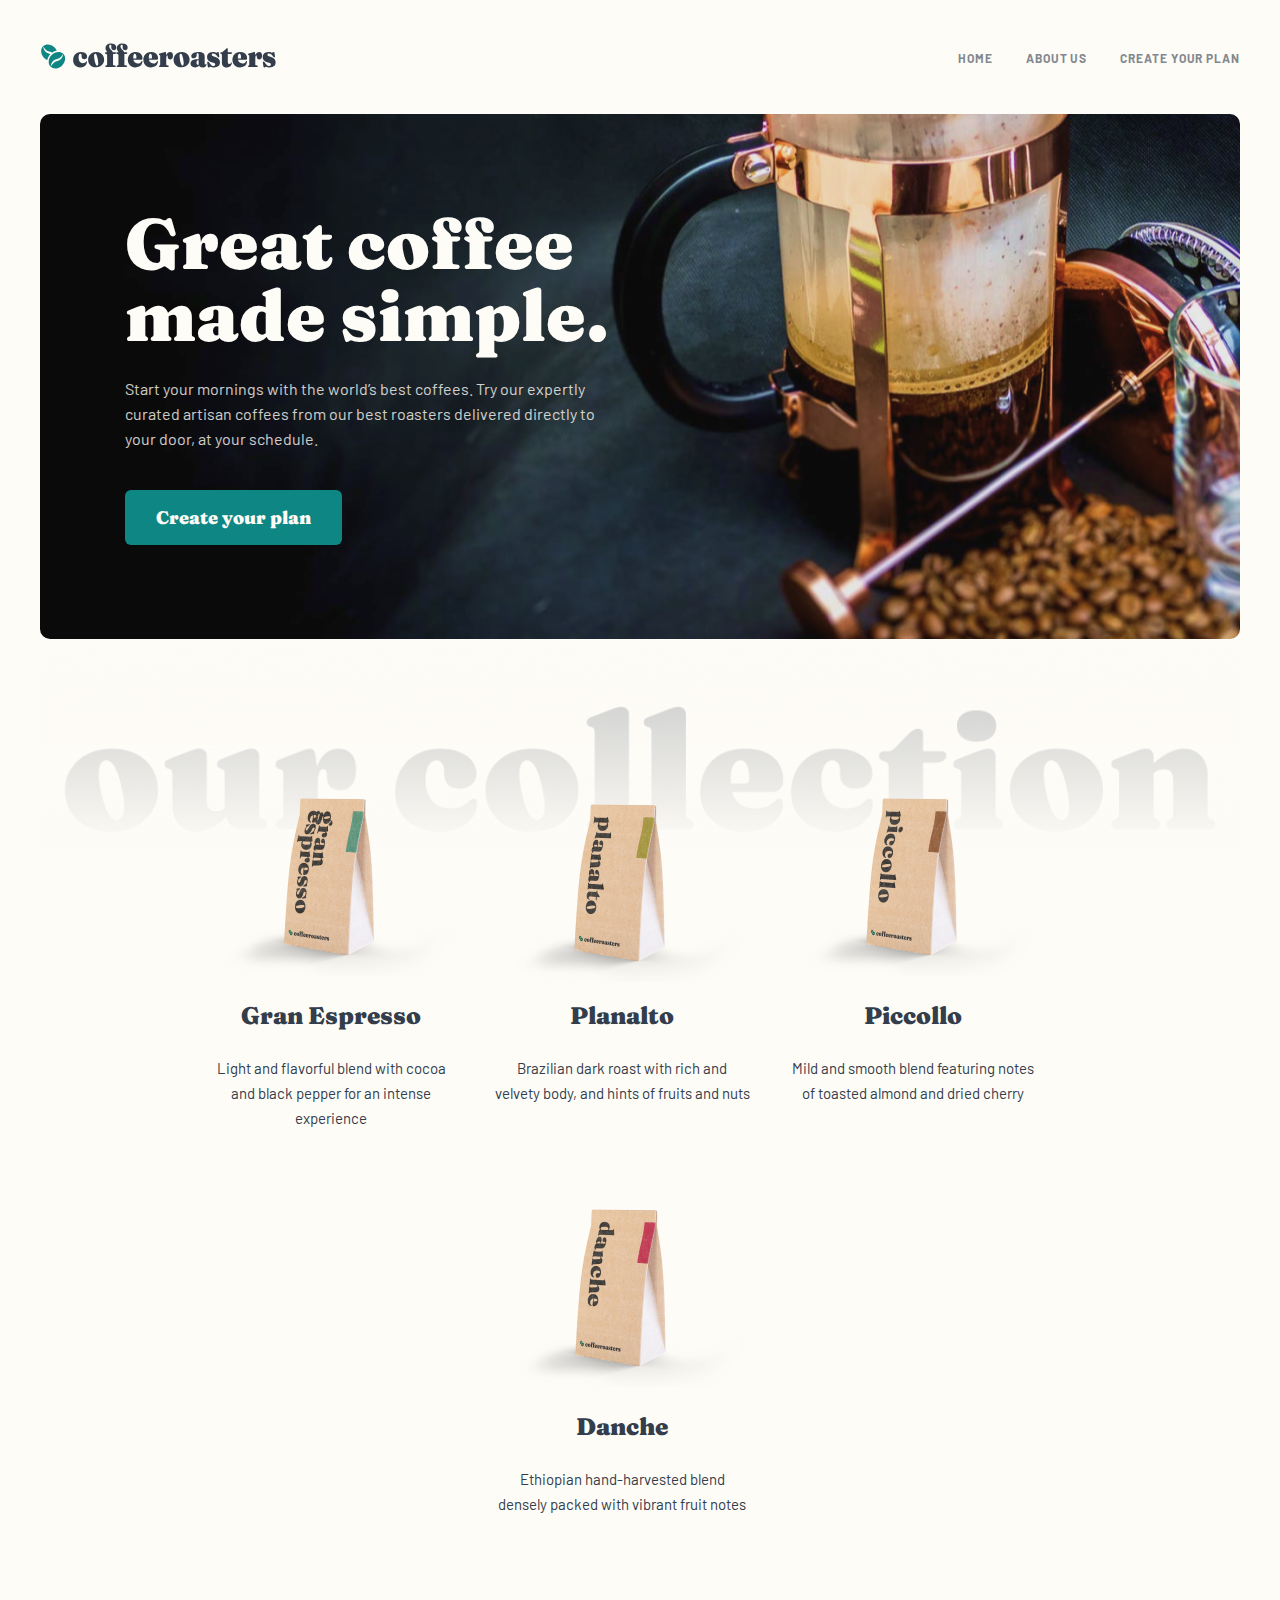
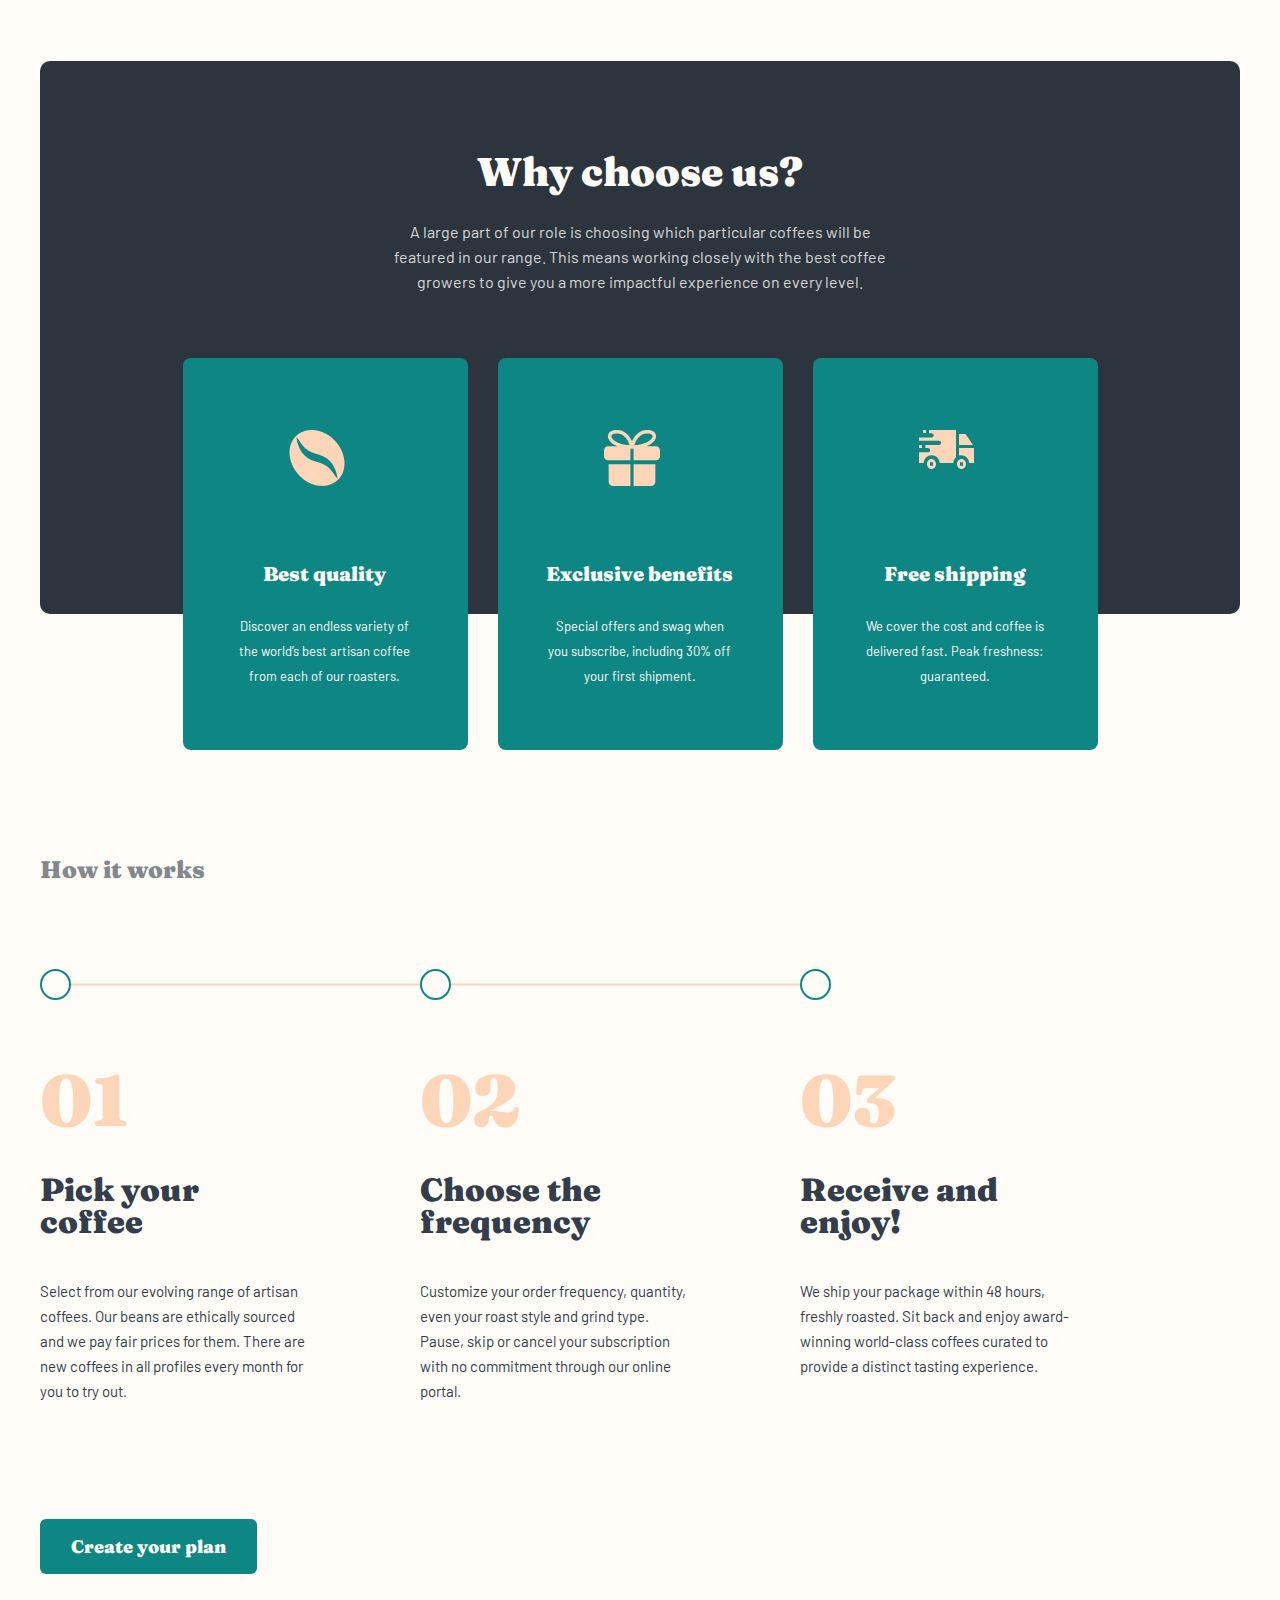
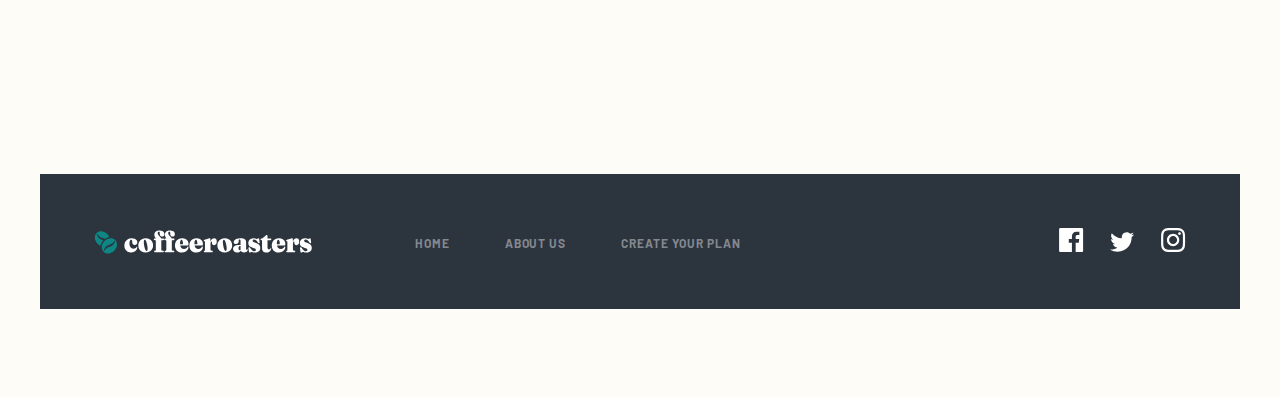
<file: index.html>
<!DOCTYPE html>
<html lang="en">

<head>
  <meta charset="UTF-8">
  <meta http-equiv="X-UA-Compatible" content="IE=edge">
  <meta name="viewport" content="width=device-width, initial-scale=1.0">
  <title>Template Project</title>
  <!-- <link rel="stylesheet" href="./css/normalize.css"> -->
  <link rel="stylesheet" href="./css/main.css">
  <!-- <link rel="stylesheet" href="./css/main.min.css"> -->
</head>

<body>
  
  
  
  <!-- SITE HEADER START -->
  
  <header class="site-header">
    <div class="container">
      <div class="site-header__wrapper">
        <a class="logo" href="./index.html">
          <img class="logo__img" src="./images/logo.svg" alt="CoffeeRoaster logo">
        </a>
        <button class="site-header__btn"></button>
        <nav class="site-nav">
          <ul class="site-nav__list">
            <li class="site-nav__item">
              <a class="site-nav__link" href="#">
                Home
              </a>
            </li>
            <li class="site-nav__item">
              <a class="site-nav__link" href="./about.html">
                About us
              </a>
            </li>
            <li class="site-nav__item">
              <a class="site-nav__link" href="./create.html">
                Create Your Plan
              </a>
            </li>
          </ul>
        </nav>
      </div>
    </div>
  </header>
  
  <!-- SITE HEADER END -->
  
  
  <!-- SITE MAIN START -->
  <main class="site-main">
    
    <section class="hero">
      <div class="container">
        <div class="hero__wrapper">
          <div class="hero__infos">
            <h1 class="hero__title">
              Great coffee made simple.
            </h1>
            <p class="hero__text">
              Start your mornings with the world’s best coffees. Try our expertly curated artisan
              coffees from our best roasters delivered directly to your door, at your schedule.
            </p>
            <a class="plan" href="./create.html">Create your plan</a>
          </div>
        </div>
      </div>
      
    </section>
    
    <section class="collect">
      <div class="container">
        <div class="collection">
          
          <div class="container">
            <h2 class="visually-hidden">
              our collection
            </h2>
            <ul class="collection__list">
              <li class="collection__item">
                <div class="collection__wrapper">
                  <h3 class="collection__title">
                    Gran Espresso
                  </h3>
                  <p class="collection__text">
                    Light and flavorful blend with cocoa and black pepper for an intense experience
                  </p>
                </div>
              </li>
              <li class="collection__item">
                <div class="collection__wrapper">
                  <h3 class="collection__title">
                    Planalto
                  </h3>
                  <p class="collection__text">
                    Brazilian dark roast with rich and velvety body, and hints of fruits and nuts
                  </p>
                </div>
              </li>
              <li class="collection__item">
                <div class="collection__wrapper">
                  <h3 class="collection__title">
                    Piccollo
                  </h3>
                  <p class="collection__text">
                    Mild and smooth blend featuring notes of toasted almond and dried cherry
                  </p>
                </div>
              </li>
              <li class="collection__item">
                <div class="collection__wrapper">
                  <h3 class="collection__title">
                    Danche
                  </h3>
                  <p class="collection__text">
                    Ethiopian hand-harvested blend densely packed with vibrant fruit notes
                  </p>
                </div>
              </li>
            </ul>
          </div>
          
        </div>
      </div>
    </section>
    
    <section class="choose">
      
      <div class="container">
        <div class="choose-all">
          <div class="choose__box">
            <h2 class="choose__heading">
              Why choose us?
            </h2>
            <p class="choose__text">
              A large part of our role is choosing which particular coffees will be featured in our range. This means
              working closely with the best coffee growers to give you a more impactful experience on every level.
            </p>
          </div>
          
          <ul class="choose__list">
            <li class="choose__item">
              <div class="choose__info">
                <h3 class="choose__title">
                  Best quality
                </h3>
                <p class="choose__desc">
                  Discover an endless variety of the world’s best artisan coffee from each of our roasters.
                </p>
              </div>
            </li>
            <li class="choose__item">
              <div class="choose__info">
                <h3 class="choose__title">
                  Exclusive benefits
                </h3>
                <p class="choose__desc">
                  Special offers and swag when you subscribe, including 30% off your first shipment.
                </p>
              </div>
            </li>
            <li class="choose__item">
              <div class="choose__info">
                <h3 class="choose__title">
                  Free shipping
                </h3>
                <p class="choose__desc">
                  We cover the cost and coffee is delivered fast. Peak freshness: guaranteed.
                </p>
              </div>
            </li>
            
          </ul>
        </div>
      </div>
      
    </section>
    
    <section class="work">
      <div class="container">
        <h2 class="work__title">How it works</h2>
        <ul class="work__list">
          <li class="work__item">
            <div class="work__box">
              <div class="work__infow">
                <h3 class="work__heading">
                  Pick your coffee
                </h3>
              </div>
              
              <p class="work__text">
                Select from our evolving range of artisan coffees. Our beans are ethically sourced and we pay fair
                prices for them. There are new coffees in all profiles every month for you to try out.
              </p>
            </div>
          </li>
          <li class="work__item">
            <div class="work__box">
              <div class="work__infow">
                <h3 class="work__heading">
                  Choose the frequency
                </h3>
              </div>
              
              <p class="work__text">
                Customize your order frequency, quantity, even your roast style and grind type. Pause, skip or cancel
                your subscription with no commitment through our online portal.
              </p>
            </div>
          </li>
          <li class="work__item">
            <div class="work__box">
              <div class="work__infow">
                <h3 class="work__heading">
                  Receive and enjoy!
                </h3>
              </div>
              <p class="work__text">
                We ship your package within 48 hours, freshly roasted. Sit back and enjoy award-winning
                world-class coffees curated to provide a distinct tasting experience.
              </p>
            </div>
          </li>
        </ul>
        <div class="work__bottom">
          <a class="plan" href="./create.html">Create your plan</a>
        </div>
        
      </div>
    </section>
    
  </main>
  
  <!-- SITE MAIN END -->
  
  <!-- SITE FOOTER START -->
  <footer class="site-footer">
    
    <div class="container">
      <div class="footer__wrapper">
        <div class="footer-all">
          <a class="footer-logo" href="./index.html">
            <img src="./images/footer-logo.svg" alt="Logo">
          </a>
          <nav class="footer-nav">
            <ul class="footer-nav__list">
              <li class="footer-nav__item">
                <a class="footer-nav__link" href="#">
                  Home
                </a>
              </li>
              <li class="footer-nav__item">
                <a class="footer-nav__link" href="./about.html">
                  About us
                </a>
              </li>
              <li class="footer-nav__item">
                <a class="footer-nav__link" href="#">
                  Create your plan
                </a>
              </li>
              
            </ul>
          </nav>
          <div class="footer-all__links">
            <a class="links" href="#" target="blank">
              <svg width="25" height="24" viewBox="0 0 25 24" fill="none" xmlns="http://www.w3.org/2000/svg">
                <path d="M22.7752 0H1.42522C0.69322 0 0.10022 0.593 0.10022 1.325V22.676C0.10022 23.407 0.69322 24 1.42522 24H12.9202V14.706H9.79222V11.084H12.9202V8.413C12.9202 5.313 14.8132 3.625 17.5792 3.625C18.9042 3.625 20.0422 3.724 20.3742 3.768V7.008L18.4562 7.009C16.9522 7.009 16.6612 7.724 16.6612 8.772V11.085H20.2482L19.7812 14.707H16.6612V24H22.7772C23.5072 24 24.1002 23.407 24.1002 22.675V1.325C24.1002 0.593 23.5072 0 22.7752 0Z" fill="currentColor"/>
              </svg>
            </a>
            <a class="links" href="#" target="blank">
              <svg width="25" height="20" viewBox="0 0 25 20" fill="none" xmlns="http://www.w3.org/2000/svg">
                <path d="M24.1002 2.55705C23.2172 2.94905 22.2682 3.21305 21.2722 3.33205C22.2892 2.72305 23.0702 1.75805 23.4372 0.608047C22.4862 1.17205 21.4322 1.58205 20.3102 1.80305C19.4132 0.846047 18.1322 0.248047 16.7162 0.248047C13.5372 0.248047 11.2012 3.21405 11.9192 6.29305C7.82822 6.08805 4.20022 4.12805 1.77122 1.14905C0.48122 3.36205 1.10222 6.25705 3.29422 7.72305C2.48822 7.69705 1.72822 7.47605 1.06522 7.10705C1.01122 9.38805 2.64622 11.522 5.01422 11.997C4.32122 12.185 3.56222 12.229 2.79022 12.081C3.41622 14.037 5.23422 15.46 7.39022 15.5C5.32022 17.123 2.71222 17.848 0.10022 17.54C2.27922 18.937 4.86822 19.752 7.64822 19.752C16.7902 19.752 21.9552 12.031 21.6432 5.10605C22.6052 4.41105 23.4402 3.54405 24.1002 2.55705Z" fill="currentColor"/>
              </svg>
              
            </a>
            <a class="links" href="#" target="blank">
              <svg width="25" height="24" viewBox="0 0 25 24" fill="none" xmlns="http://www.w3.org/2000/svg">
                <path fill-rule="evenodd" clip-rule="evenodd" d="M12.1002 0C8.84122 0 8.43322 0.014 7.15322 0.072C2.79522 0.272 0.37322 2.69 0.17322 7.052C0.11422 8.333 0.10022 8.741 0.10022 12C0.10022 15.259 0.11422 15.668 0.17222 16.948C0.37222 21.306 2.79022 23.728 7.15222 23.928C8.43322 23.986 8.84122 24 12.1002 24C15.3592 24 15.7682 23.986 17.0482 23.928C21.4022 23.728 23.8302 21.31 24.0272 16.948C24.0862 15.668 24.1002 15.259 24.1002 12C24.1002 8.741 24.0862 8.333 24.0282 7.053C23.8322 2.699 21.4112 0.273 17.0492 0.073C15.7682 0.014 15.3592 0 12.1002 0ZM12.1002 2.163C15.3042 2.163 15.6842 2.175 16.9502 2.233C20.2022 2.381 21.7212 3.924 21.8692 7.152C21.9272 8.417 21.9382 8.797 21.9382 12.001C21.9382 15.206 21.9262 15.585 21.8692 16.85C21.7202 20.075 20.2052 21.621 16.9502 21.769C15.6842 21.827 15.3062 21.839 12.1002 21.839C8.89622 21.839 8.51622 21.827 7.25122 21.769C3.99122 21.62 2.48022 20.07 2.33222 16.849C2.27422 15.584 2.26222 15.205 2.26222 12C2.26222 8.796 2.27522 8.417 2.33222 7.151C2.48122 3.924 3.99622 2.38 7.25122 2.232C8.51722 2.175 8.89622 2.163 12.1002 2.163ZM5.93822 12C5.93822 8.597 8.69722 5.838 12.1002 5.838C15.5032 5.838 18.2622 8.597 18.2622 12C18.2622 15.404 15.5032 18.163 12.1002 18.163C8.69722 18.163 5.93822 15.403 5.93822 12ZM12.1002 16C9.89122 16 8.10022 14.21 8.10022 12C8.10022 9.791 9.89122 8 12.1002 8C14.3092 8 16.1002 9.791 16.1002 12C16.1002 14.21 14.3092 16 12.1002 16ZM17.0652 5.595C17.0652 4.8 17.7102 4.155 18.5062 4.155C19.3012 4.155 19.9452 4.8 19.9452 5.595C19.9452 6.39 19.3012 7.035 18.5062 7.035C17.7102 7.035 17.0652 6.39 17.0652 5.595Z" fill="currentColor"/>
              </svg>
              
            </a>
          </div>
        </div>
      </div>
    </div>
    
  </footer>
  <!-- SITE FOOTER END -->
  <script src="./js/main.js"></script>
</body>

</html>
</file>
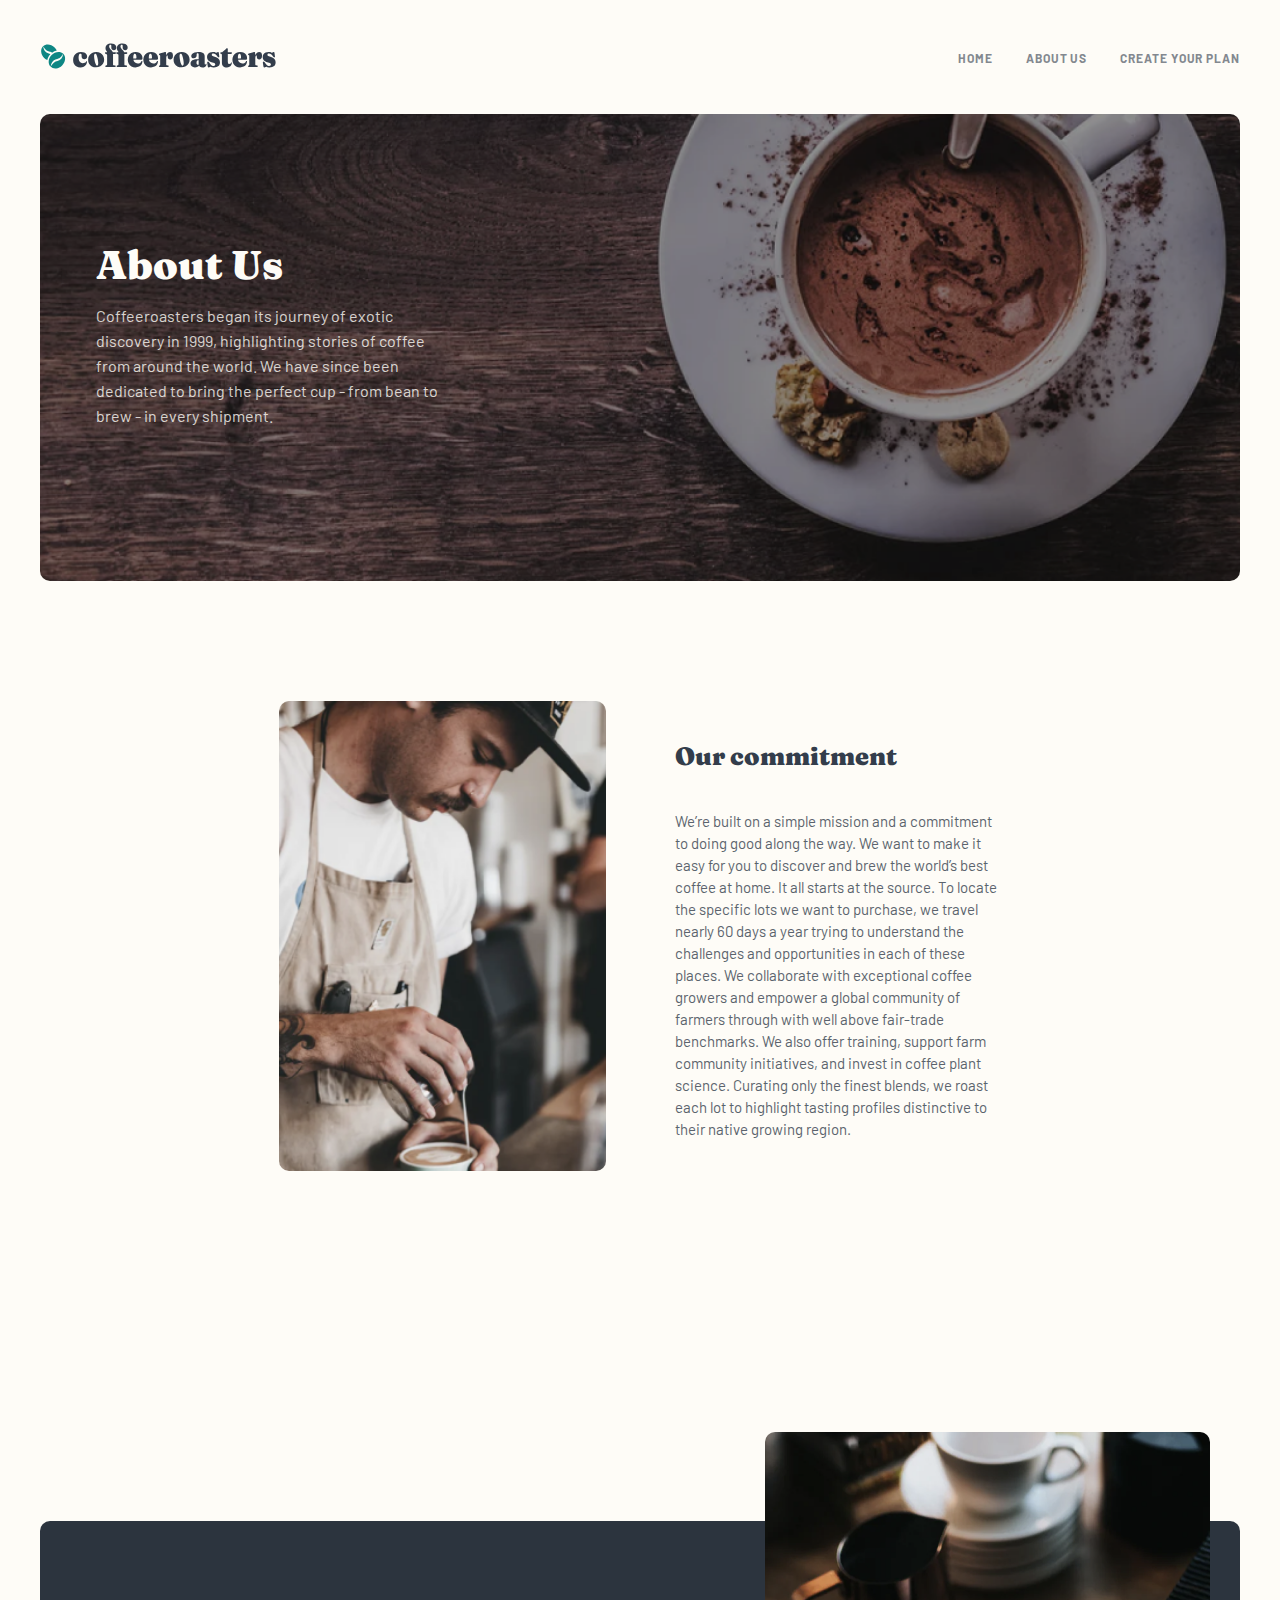
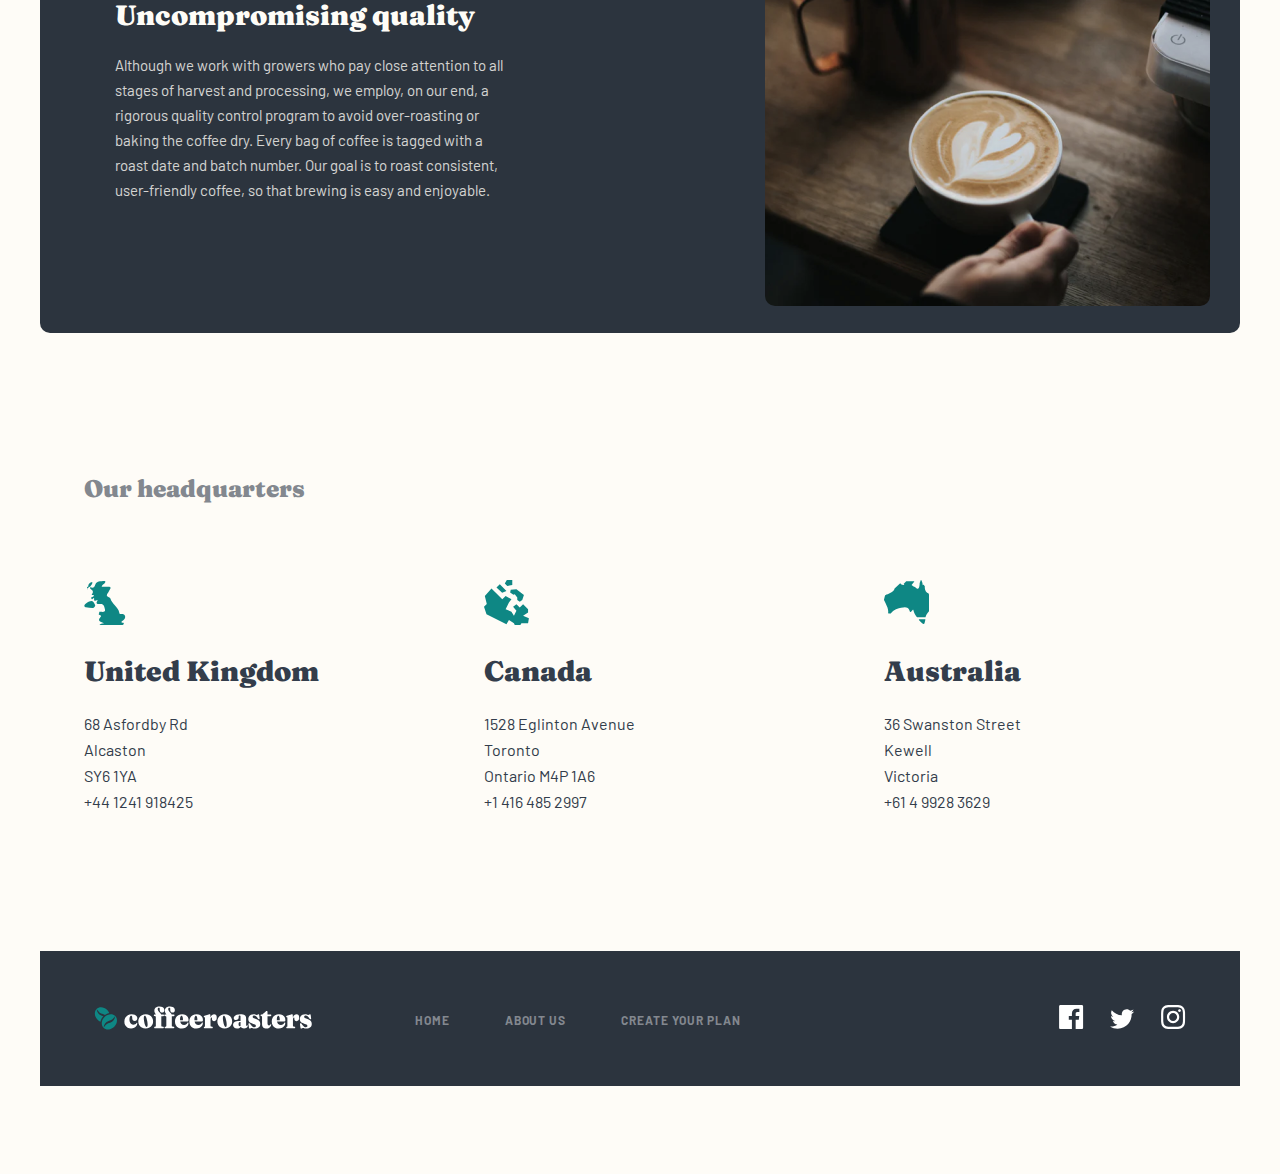
<file: about.html>
<!DOCTYPE html>
<html lang="en">

<head>
  <meta charset="UTF-8">
  <meta http-equiv="X-UA-Compatible" content="IE=edge">
  <meta name="viewport" content="width=device-width, initial-scale=1.0">
  <title>About</title>
  <!-- <link rel="stylesheet" href="./css/normalize.css"> -->
  <link rel="stylesheet" href="./css/main.css">
  <!-- <link rel="stylesheet" href="./css/main.min.css"> -->
</head>

<body>
  
  
  
  <!-- SITE HEADER START -->
  
  <header class="site-header">
    <div class="container">
      <div class="site-header__wrapper">
        <a class="logo" href="./index.html">
          <img class="logo__img" src="./images/logo.svg" alt="CoffeeRoaster logo">
        </a>
        <button class="site-header__btn"></button>
        <nav class="site-nav">
          <ul class="site-nav__list">
            <li class="site-nav__item">
              <a class="site-nav__link" href="#">
                Home
              </a>
            </li>
            <li class="site-nav__item">
              <a class="site-nav__link" href="./about.html">
                About us
              </a>
            </li>
            <li class="site-nav__item">
              <a class="site-nav__link" href="./create.html">
                Create Your Plan
              </a>
            </li>
          </ul>
        </nav>
      </div>
    </div>
  </header>
  
  <!-- SITE HEADER END -->
  
  
  <!-- SITE MAIN START -->
  <main class="site-main">
    
    <section class="about-hero">
      
      <div class="container">
        <div class="about-wrappper">
          <div class="about-hero__box">
            <h2 class="about-hero__title">
              About Us
            </h2>
            <p class="about-hero__text">
              Coffeeroasters began its journey of exotic discovery in 1999, highlighting stories of coffee from around
              the world. We have since been dedicated to bring the perfect cup - from bean to brew - in every shipment.
            </p>
            
          </div>
          
        </div>
        
        
      </div>
    </section>
    
    <section class="commit">
      <div class="container">
        <div class="commit__all">
          <div class="commit__box">
            <h2 class="commit__title">
              Our commitment
            </h2>
            <p class="commit__text">
              We’re built on a simple mission and a commitment to doing good along the way. We want to make it easy for you to discover and brew the world’s best coffee at home. It all starts at the source. To locate the specific lots we want to purchase, we travel nearly 60 days a year trying to understand the challenges and opportunities in each of these places. We collaborate with exceptional coffee growers and empower a global community of farmers through with well above fair-trade benchmarks. We also offer training, support farm community initiatives, and invest in coffee plant science. Curating only the finest blends, we roast each lot to highlight tasting profiles distinctive to their native growing region.
            </p>
          </div>
          
          
        </div>
      </div>
    </section>
    
    <section class="quality">
      
      <div class="container">
        <div class="quality__wrapper">
          <div class="quality__box">
            <h2 class="quality__title">
              Uncompromising quality
            </h2>
            <p class="quality__text">
              Although we work with growers who pay close attention to all stages of harvest and processing, we employ, on our end, a rigorous quality control program to avoid over-roasting or baking the coffee dry. Every bag of coffee is tagged with a roast date and batch number. Our goal is to roast consistent, user-friendly coffee, so that brewing is easy and enjoyable.
            </p>
          </div>
        </div>
      </div>
      
    </section>
    
    <section class="map">
      <div class="container">
        <h2 class="map__title">
          Our headquarters
        </h2>
        <ul class="map__list">
          <li class="map__item">
            <div class="map__box">
              <h3 class="map__heading">
                United Kingdom
              </h3>
              <p class="map__details">
                68  Asfordby Rd <br>
                Alcaston <br>
                SY6 1YA <br>
                <a class="map__link" href="tel:441241918425">+44 1241 918425</a>
              </p>
            </div>
          </li>
          <li class="map__item">
            <div class="map__box">
              <h3 class="map__heading">
                Canada
              </h3>
              <p class="map__details">
                1528  Eglinton Avenue<br>
                Toronto <br>
                Ontario M4P 1A6<br>
                <a class="map__link" href="tel:+14164852997">+1 416 485 2997</a>
              </p>
            </div>
          </li>
          <li class="map__item">
            <div class="map__box">
              <h3 class="map__heading">
                Australia
              </h3>
              <p class="map__details">
                36 Swanston Street <br>
                Kewell <br>
                Victoria <br>
                <a class="map__link" href="tel:+61499283629">+61 4 9928 3629</a>
              </p>
            </div>
          </li>
        </ul>
      </div>
    </section>
    
    
    
    
  </main>
  
  <!-- SITE MAIN END -->
  
  <!-- SITE FOOTER START -->
  <footer class="site-footer">
    
    <div class="container">
      <div class="footer__wrapper">
        <div class="footer-all">
          <a class="footer-logo" href="./index.html">
            <img src="./images/footer-logo.svg" alt="Logo">
          </a>
          <nav class="footer-nav">
            <ul class="footer-nav__list">
              <li class="footer-nav__item">
                <a class="footer-nav__link" href="#">
                  Home
                </a>
              </li>
              <li class="footer-nav__item">
                <a class="footer-nav__link" href="./about.html">
                  About us
                </a>
              </li>
              <li class="footer-nav__item">
                <a class="footer-nav__link" href="./create.html">
                  Create your plan
                </a>
              </li>
              
            </ul>
          </nav>
          <div class="footer-all__links">
            <a class="links" href="#" target="blank">
              <svg width="25" height="24" viewBox="0 0 25 24" fill="none" xmlns="http://www.w3.org/2000/svg">
                <path
                d="M22.7752 0H1.42522C0.69322 0 0.10022 0.593 0.10022 1.325V22.676C0.10022 23.407 0.69322 24 1.42522 24H12.9202V14.706H9.79222V11.084H12.9202V8.413C12.9202 5.313 14.8132 3.625 17.5792 3.625C18.9042 3.625 20.0422 3.724 20.3742 3.768V7.008L18.4562 7.009C16.9522 7.009 16.6612 7.724 16.6612 8.772V11.085H20.2482L19.7812 14.707H16.6612V24H22.7772C23.5072 24 24.1002 23.407 24.1002 22.675V1.325C24.1002 0.593 23.5072 0 22.7752 0Z"
                fill="currentColor" />
              </svg>
            </a>
            <a class="links" href="#" target="blank">
              <svg width="25" height="20" viewBox="0 0 25 20" fill="none" xmlns="http://www.w3.org/2000/svg">
                <path
                d="M24.1002 2.55705C23.2172 2.94905 22.2682 3.21305 21.2722 3.33205C22.2892 2.72305 23.0702 1.75805 23.4372 0.608047C22.4862 1.17205 21.4322 1.58205 20.3102 1.80305C19.4132 0.846047 18.1322 0.248047 16.7162 0.248047C13.5372 0.248047 11.2012 3.21405 11.9192 6.29305C7.82822 6.08805 4.20022 4.12805 1.77122 1.14905C0.48122 3.36205 1.10222 6.25705 3.29422 7.72305C2.48822 7.69705 1.72822 7.47605 1.06522 7.10705C1.01122 9.38805 2.64622 11.522 5.01422 11.997C4.32122 12.185 3.56222 12.229 2.79022 12.081C3.41622 14.037 5.23422 15.46 7.39022 15.5C5.32022 17.123 2.71222 17.848 0.10022 17.54C2.27922 18.937 4.86822 19.752 7.64822 19.752C16.7902 19.752 21.9552 12.031 21.6432 5.10605C22.6052 4.41105 23.4402 3.54405 24.1002 2.55705Z"
                fill="currentColor" />
              </svg>
              
            </a>
            <a class="links" href="#" target="blank">
              <svg width="25" height="24" viewBox="0 0 25 24" fill="none" xmlns="http://www.w3.org/2000/svg">
                <path fill-rule="evenodd" clip-rule="evenodd"
                d="M12.1002 0C8.84122 0 8.43322 0.014 7.15322 0.072C2.79522 0.272 0.37322 2.69 0.17322 7.052C0.11422 8.333 0.10022 8.741 0.10022 12C0.10022 15.259 0.11422 15.668 0.17222 16.948C0.37222 21.306 2.79022 23.728 7.15222 23.928C8.43322 23.986 8.84122 24 12.1002 24C15.3592 24 15.7682 23.986 17.0482 23.928C21.4022 23.728 23.8302 21.31 24.0272 16.948C24.0862 15.668 24.1002 15.259 24.1002 12C24.1002 8.741 24.0862 8.333 24.0282 7.053C23.8322 2.699 21.4112 0.273 17.0492 0.073C15.7682 0.014 15.3592 0 12.1002 0ZM12.1002 2.163C15.3042 2.163 15.6842 2.175 16.9502 2.233C20.2022 2.381 21.7212 3.924 21.8692 7.152C21.9272 8.417 21.9382 8.797 21.9382 12.001C21.9382 15.206 21.9262 15.585 21.8692 16.85C21.7202 20.075 20.2052 21.621 16.9502 21.769C15.6842 21.827 15.3062 21.839 12.1002 21.839C8.89622 21.839 8.51622 21.827 7.25122 21.769C3.99122 21.62 2.48022 20.07 2.33222 16.849C2.27422 15.584 2.26222 15.205 2.26222 12C2.26222 8.796 2.27522 8.417 2.33222 7.151C2.48122 3.924 3.99622 2.38 7.25122 2.232C8.51722 2.175 8.89622 2.163 12.1002 2.163ZM5.93822 12C5.93822 8.597 8.69722 5.838 12.1002 5.838C15.5032 5.838 18.2622 8.597 18.2622 12C18.2622 15.404 15.5032 18.163 12.1002 18.163C8.69722 18.163 5.93822 15.403 5.93822 12ZM12.1002 16C9.89122 16 8.10022 14.21 8.10022 12C8.10022 9.791 9.89122 8 12.1002 8C14.3092 8 16.1002 9.791 16.1002 12C16.1002 14.21 14.3092 16 12.1002 16ZM17.0652 5.595C17.0652 4.8 17.7102 4.155 18.5062 4.155C19.3012 4.155 19.9452 4.8 19.9452 5.595C19.9452 6.39 19.3012 7.035 18.5062 7.035C17.7102 7.035 17.0652 6.39 17.0652 5.595Z"
                fill="currentColor" />
              </svg>
              
            </a>
          </div>
        </div>
      </div>
    </div>
    
  </footer>
  <!-- SITE FOOTER END -->
  <script src="./js/main.js"></script>
</body>

</html>
</file>
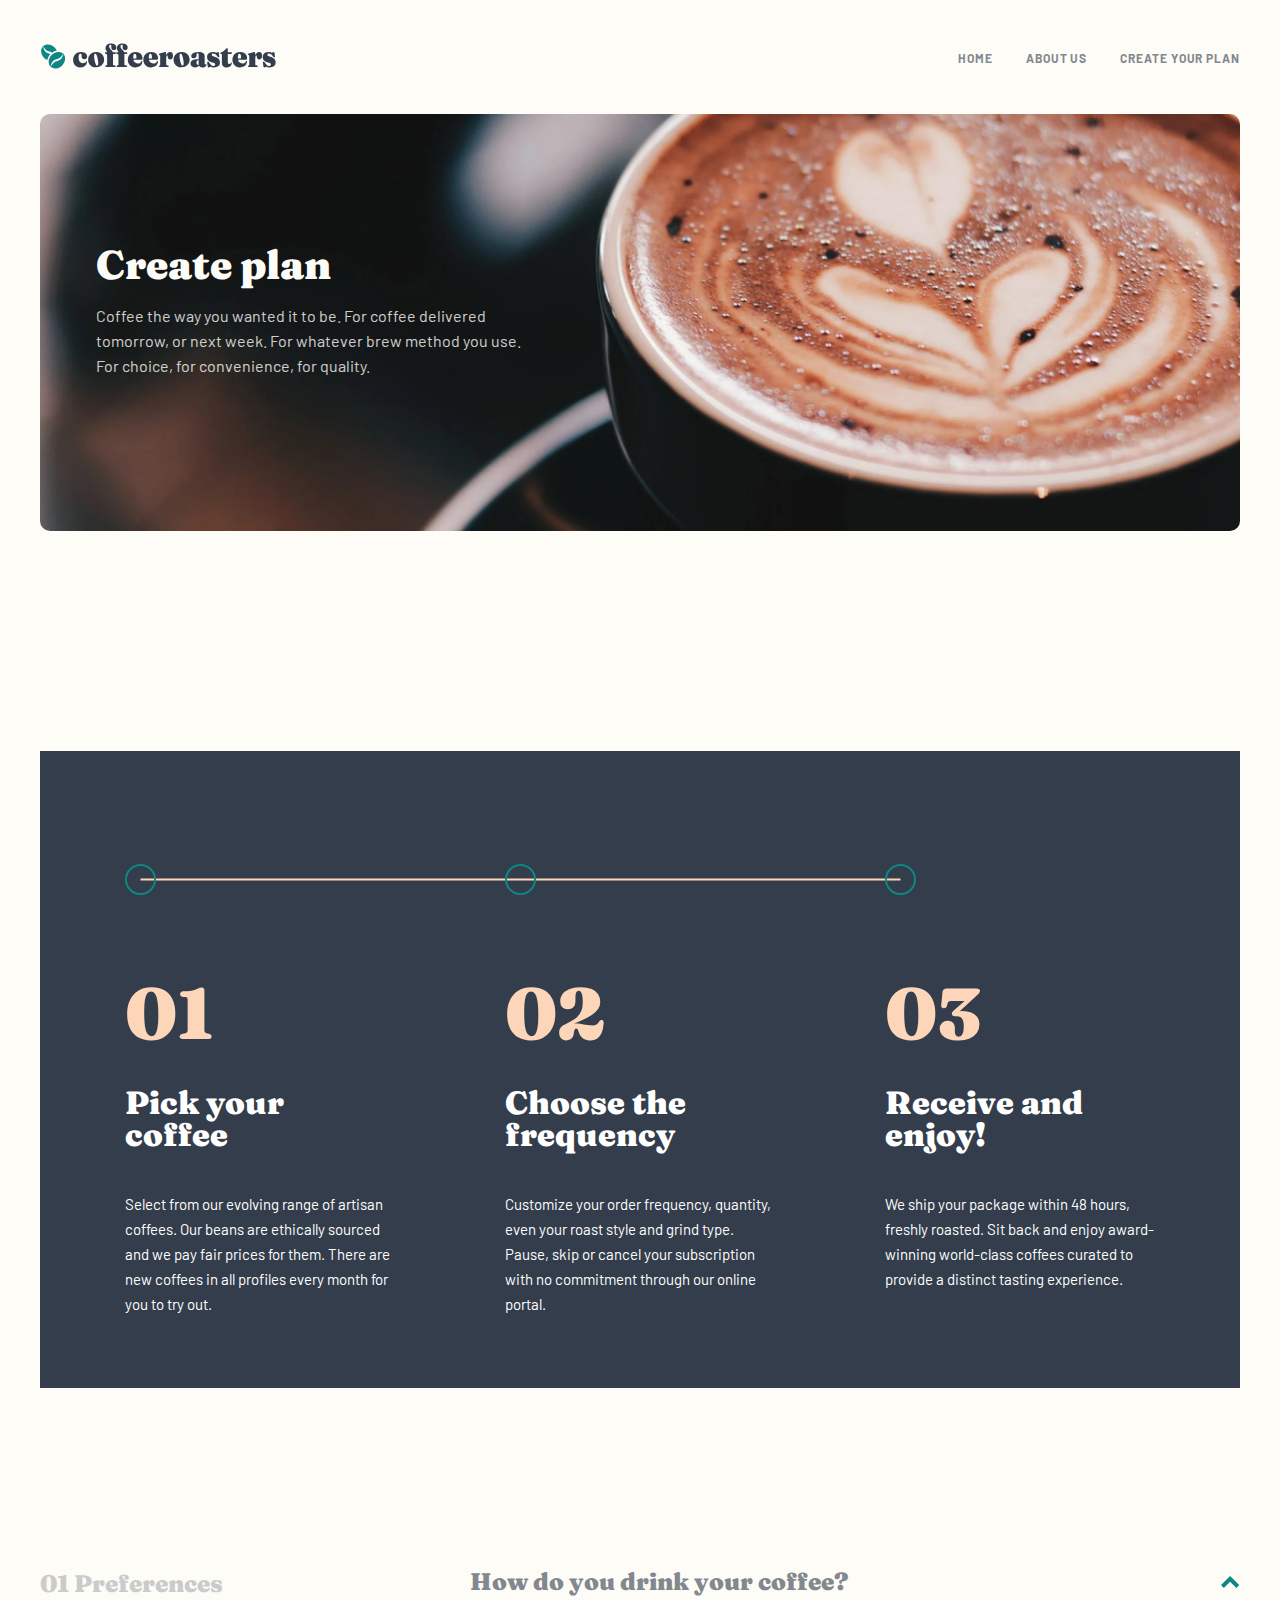
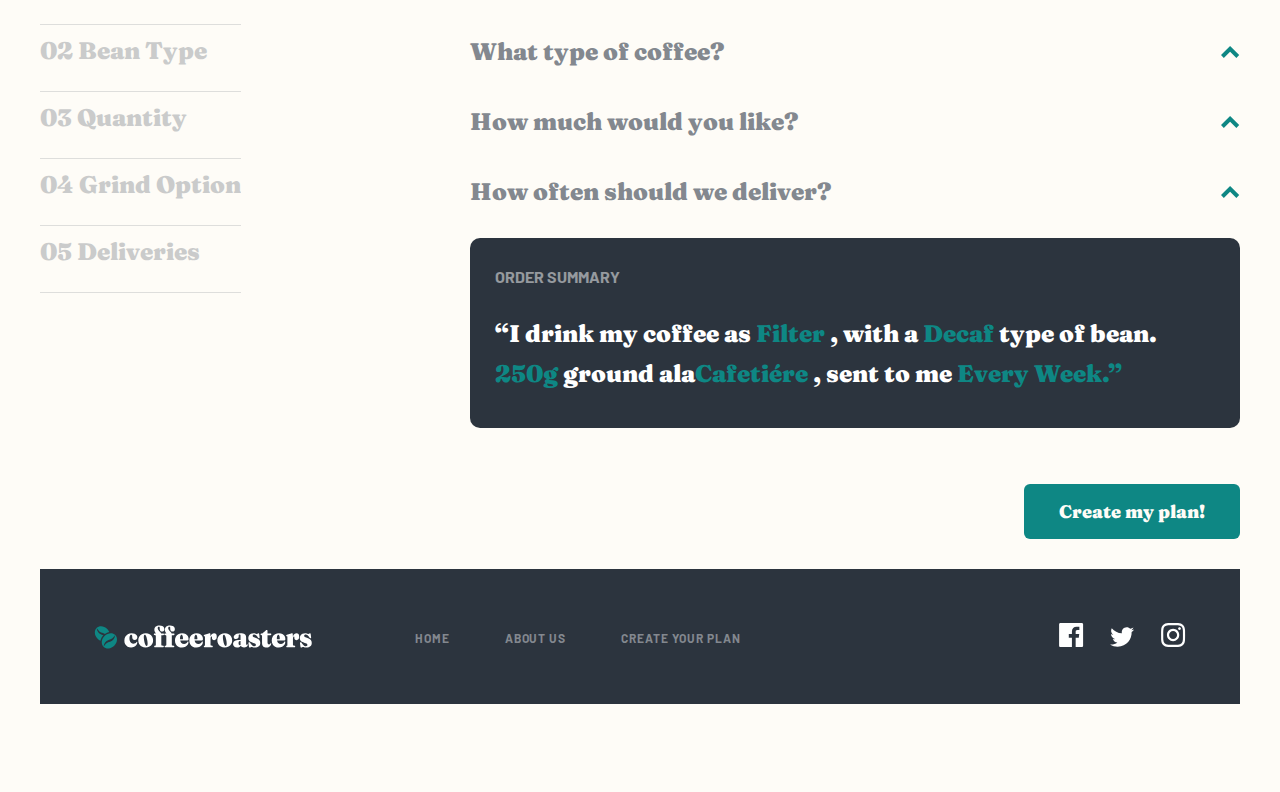
<file: create.html>
<!DOCTYPE html>
<html lang="en">

<head>
    <meta charset="UTF-8">
    <meta http-equiv="X-UA-Compatible" content="IE=edge">
    <meta name="viewport" content="width=device-width, initial-scale=1.0">
    <title>About</title>
    <!-- <link rel="stylesheet" href="./css/normalize.css"> -->
    <link rel="stylesheet" href="./css/main.css">
    <!-- <link rel="stylesheet" href="./css/main.min.css"> -->
</head>

<body>
    
    
    
    <!-- SITE HEADER START -->
    
    <header class="site-header">
        <div class="container">
            <div class="site-header__wrapper">
                <a class="logo" href="./index.html">
                    <img class="logo__img" src="./images/logo.svg" alt="CoffeeRoaster logo">
                </a>
                <button class="site-header__btn"></button>
                <nav class="site-nav">
                    <ul class="site-nav__list">
                        <li class="site-nav__item">
                            <a class="site-nav__link" href="#">
                                Home
                            </a>
                        </li>
                        <li class="site-nav__item">
                            <a class="site-nav__link" href="./about.html">
                                About us
                            </a>
                        </li>
                        <li class="site-nav__item">
                            <a class="site-nav__link" href="./create.html">
                                Create Your Plan
                            </a>
                        </li>
                    </ul>
                </nav>
            </div>
        </div>
    </header>
    
    <!-- SITE HEADER END -->
    
    
    <!-- SITE MAIN START -->
    <main class="site-main">
        
        <section class="about-hero ">
            
            <div class="container">
                <div class="about-wrappper create-wrapper">
                    <div class="about-hero__box create-box">
                        <h2 class="about-hero__title">
                            Create plan
                        </h2>
                        <p class="about-hero__text">
                            Coffee the way you wanted it to be. For coffee delivered tomorrow, or next week. For
                            whatever brew method you use. For choice, for convenience, for quality.
                        </p>
                        
                    </div>
                    
                </div>
                
                
            </div>
        </section>
        
        
        
        <section class="work create">
            <div class="container">
                <div class="dark-bg">
                    <img class="dark-img" src="./images/list-pl-bf.svg" alt="Line">
                    <ul class="work__list create__list ">
                        <li class="work__item">
                            <div class="work__box">
                                <div class="work__infow ">
                                    <h3 class="work__heading create-white">
                                        Pick your coffee
                                    </h3>
                                </div>
                                
                                <p class="work__text create-white">
                                    Select from our evolving range of artisan coffees. Our beans are ethically sourced
                                    and we pay fair
                                    prices for them. There are new coffees in all profiles every month for you to try
                                    out.
                                </p>
                            </div>
                        </li>
                        <li class="work__item">
                            <div class="work__box">
                                <div class="work__infow">
                                    <h3 class="work__heading create-white">
                                        Choose the frequency
                                    </h3>
                                </div>
                                
                                <p class="work__text create-white">
                                    Customize your order frequency, quantity, even your roast style and grind type.
                                    Pause, skip or cancel
                                    your subscription with no commitment through our online portal.
                                </p>
                            </div>
                        </li>
                        <li class="work__item">
                            <div class="work__box">
                                <div class="work__infow">
                                    <h3 class="work__heading create-white">
                                        Receive and enjoy!
                                    </h3>
                                </div>
                                <p class="work__text create-white">
                                    We ship your package within 48 hours, freshly roasted. Sit back and enjoy
                                    award-winning
                                    world-class coffees curated to provide a distinct tasting experience.
                                </p>
                            </div>
                        </li>
                    </ul>
                </div>
                
            </div>
        </section>
        
        <section class="step">
            <div class="container">
                <div class="step__box">
                    <ol class="step__list">
                        <li class="step__item">
                            01 Preferences
                        </li>
                        <li class="step__item">
                            02 Bean Type
                        </li>
                        <li class="step__item">
                            03 Quantity
                        </li>
                        <li class="step__item">
                            04 Grind Option
                        </li>
                        <li class="step__item">
                            05 Deliveries
                        </li>
                    </ol>
                    
                    <form class="step__form" action="https://echo.htmlacademy.ru/courses" method="post">
                        
                        
                        <div class="step__docs">
                            <details class="step__details">
                                <summary class="step__summary">
                                    How do you drink your coffee?
                                    <img class="arrow-img" src="./images/arrow.svg" alt="arrow">
                                </summary>
                                <div class="step__all">
                                    
                                    <div class="step__inputitems">
                                        <label class="step__label">
                                            <input required class="visually-hidden" type="radio" name="coffee type">
                                            <span class="step__wrapper">
                                                <span class="step__titleinput">
                                                    Capsule
                                                </span>
                                                <span class="step__textinput">
                                                    Compatible with Nespresso systems and similar brewers
                                                </span>
                                            </span>
                                            
                                            
                                        </label>
                                        <label class="step__label">
                                            <input required class="visually-hidden" type="radio" name="coffee type">
                                            <span class="step__wrapper">
                                                <span class="step__titleinput">
                                                    Filter
                                                </span>
                                                <span class="step__textinput">
                                                    For pour over or drip methods like Aeropress, Chemex, and V60
                                                </span>
                                            </span>
                                        </label>
                                        <label class="step__label">
                                            <input required class="visually-hidden" type="radio" name="coffee type">
                                            <span class="step__wrapper">
                                                <span class="step__titleinput">
                                                    Espresso
                                                </span>
                                                <span class="step__textinput">
                                                    Dense and finely ground beans for an intense, flavorfulexperience
                                                </span>
                                            </span>
                                        </label>
                                    </div>
                                    
                                </div>
                            </details>
                            <details class="step__details">
                                <summary class="step__summary">
                                    What type of coffee?
                                    <img class="arrow-img" src="./images/arrow.svg" alt="arrow">
                                </summary>
                                <div class="step__all">
                                    
                                    <div class="step__inputitems">
                                        <label class="step__label">
                                            <input required class="visually-hidden" type="radio" name="coffee type">
                                            <span class="step__wrapper">
                                                <span class="step__titleinput">
                                                    Capsule
                                                </span>
                                                <span class="step__textinput">
                                                    Compatible with Nespresso systems and similar brewers
                                                </span>
                                            </span>
                                            
                                            
                                        </label>
                                        <label class="step__label">
                                            <input required class="visually-hidden" type="radio" name="coffee type">
                                            <span class="step__wrapper">
                                                <span class="step__titleinput">
                                                    Filter
                                                </span>
                                                <span class="step__textinput">
                                                    For pour over or drip methods like Aeropress, Chemex, and V60
                                                </span>
                                            </span>
                                        </label>
                                        <label class="step__label">
                                            <input required class="visually-hidden" type="radio" name="coffee type">
                                            <span class="step__wrapper">
                                                <span class="step__titleinput">
                                                    Espresso
                                                </span>
                                                <span class="step__textinput">
                                                    Dense and finely ground beans for an intense, flavorfulexperience
                                                </span>
                                            </span>
                                        </label>
                                    </div>
                                    
                                </div>
                            </details>
                            <details class="step__details">
                                <summary class="step__summary">
                                    How much would you like?
                                    <img class="arrow-img" src="./images/arrow.svg" alt="arrow">
                                </summary>
                                <div class="step__all">
                                    
                                    <div class="step__inputitems">
                                        <label class="step__label">
                                            <input required class="visually-hidden" type="radio" name="coffee type">
                                            <span class="step__wrapper">
                                                <span class="step__titleinput">
                                                    Capsule
                                                </span>
                                                <span class="step__textinput">
                                                    Compatible with Nespresso systems and similar brewers
                                                </span>
                                            </span>
                                            
                                            
                                        </label>
                                        <label class="step__label">
                                            <input required class="visually-hidden" type="radio" name="coffee type">
                                            <span class="step__wrapper">
                                                <span class="step__titleinput">
                                                    Filter
                                                </span>
                                                <span class="step__textinput">
                                                    For pour over or drip methods like Aeropress, Chemex, and V60
                                                </span>
                                            </span>
                                        </label>
                                        <label class="step__label">
                                            <input required class="visually-hidden" type="radio" name="coffee type">
                                            <span class="step__wrapper">
                                                <span class="step__titleinput">
                                                    Espresso
                                                </span>
                                                <span class="step__textinput">
                                                    Dense and finely ground beans for an intense, flavorfulexperience
                                                </span>
                                            </span>
                                        </label>
                                    </div>
                                    
                                </div>
                            </details>
                            <details class="step__details">
                                <summary class="step__summary">
                                    How often should we deliver?
                                    <img class="arrow-img" src="./images/arrow.svg" alt="arrow">
                                </summary>
                                <div class="step__all">
                                    
                                    <div class="step__inputitems">
                                        <label class="step__label">
                                            <input required class="visually-hidden" type="radio" name="coffee type">
                                            <span class="step__wrapper">
                                                <span class="step__titleinput">
                                                    Capsule
                                                </span>
                                                <span class="step__textinput">
                                                    Compatible with Nespresso systems and similar brewers
                                                </span>
                                            </span>
                                            
                                            
                                        </label>
                                        <label class="step__label">
                                            <input required class="visually-hidden" type="radio" name="coffee type">
                                            <span class="step__wrapper">
                                                <span class="step__titleinput">
                                                    Filter
                                                </span>
                                                <span class="step__textinput">
                                                    For pour over or drip methods like Aeropress, Chemex, and V60
                                                </span>
                                            </span>
                                        </label>
                                        <label class="step__label">
                                            <input required class="visually-hidden" type="radio" name="coffee type">
                                            <span class="step__wrapper">
                                                <span class="step__titleinput">
                                                    Espresso
                                                </span>
                                                <span class="step__textinput">
                                                    Dense and finely ground beans for an intense, flavorfulexperience
                                                </span>
                                            </span>
                                        </label>
                                    </div>
                                    
                                </div>
                            </details>
                        </div>
                        
                        <div class="step__infos">
                            <h3 class="step__title">
                                Order Summary
                            </h3>
                            <p class="step__desc">
                                “I drink my coffee as <span class="green">Filter</span> , with a <span
                                class="green">Decaf</span> type of bean. <span class="green">250g</span> ground
                                ala<span class="green">Cafetiére</span> , sent to me <span class="green">Every
                                    Week.”</span>
                                </p>
                            </div>
                            
                            <div class="plan-box">
                                <button class="plan-btn" type="submit">
                                    Create my plan!
                                </button>
                            </div>
                            
                            
                        </form>
                        
                    </div>
                </div>
            </section>
            
            
            
            
        </main>
        
        <!-- SITE MAIN END -->
        
        <!-- SITE FOOTER START -->
        <footer class="site-footer">
            
            <div class="container">
                <div class="footer__wrapper">
                    <div class="footer-all">
                        <a class="footer-logo" href="./index.html">
                            <img src="./images/footer-logo.svg" alt="Logo">
                        </a>
                        <nav class="footer-nav">
                            <ul class="footer-nav__list">
                                <li class="footer-nav__item">
                                    <a class="footer-nav__link" href="#">
                                        Home
                                    </a>
                                </li>
                                <li class="footer-nav__item">
                                    <a class="footer-nav__link" href="./about.html">
                                        About us
                                    </a>
                                </li>
                                <li class="footer-nav__item">
                                    <a class="footer-nav__link" href="./create.html">
                                        Create your plan
                                    </a>
                                </li>
                                
                            </ul>
                        </nav>
                        <div class="footer-all__links">
                            <a class="links" href="#" target="blank">
                                <svg width="25" height="24" viewBox="0 0 25 24" fill="none"
                                xmlns="http://www.w3.org/2000/svg">
                                <path
                                d="M22.7752 0H1.42522C0.69322 0 0.10022 0.593 0.10022 1.325V22.676C0.10022 23.407 0.69322 24 1.42522 24H12.9202V14.706H9.79222V11.084H12.9202V8.413C12.9202 5.313 14.8132 3.625 17.5792 3.625C18.9042 3.625 20.0422 3.724 20.3742 3.768V7.008L18.4562 7.009C16.9522 7.009 16.6612 7.724 16.6612 8.772V11.085H20.2482L19.7812 14.707H16.6612V24H22.7772C23.5072 24 24.1002 23.407 24.1002 22.675V1.325C24.1002 0.593 23.5072 0 22.7752 0Z"
                                fill="currentColor" />
                            </svg>
                        </a>
                        <a class="links" href="#" target="blank">
                            <svg width="25" height="20" viewBox="0 0 25 20" fill="none"
                            xmlns="http://www.w3.org/2000/svg">
                            <path
                            d="M24.1002 2.55705C23.2172 2.94905 22.2682 3.21305 21.2722 3.33205C22.2892 2.72305 23.0702 1.75805 23.4372 0.608047C22.4862 1.17205 21.4322 1.58205 20.3102 1.80305C19.4132 0.846047 18.1322 0.248047 16.7162 0.248047C13.5372 0.248047 11.2012 3.21405 11.9192 6.29305C7.82822 6.08805 4.20022 4.12805 1.77122 1.14905C0.48122 3.36205 1.10222 6.25705 3.29422 7.72305C2.48822 7.69705 1.72822 7.47605 1.06522 7.10705C1.01122 9.38805 2.64622 11.522 5.01422 11.997C4.32122 12.185 3.56222 12.229 2.79022 12.081C3.41622 14.037 5.23422 15.46 7.39022 15.5C5.32022 17.123 2.71222 17.848 0.10022 17.54C2.27922 18.937 4.86822 19.752 7.64822 19.752C16.7902 19.752 21.9552 12.031 21.6432 5.10605C22.6052 4.41105 23.4402 3.54405 24.1002 2.55705Z"
                            fill="currentColor" />
                        </svg>
                        
                    </a>
                    <a class="links" href="#" target="blank">
                        <svg width="25" height="24" viewBox="0 0 25 24" fill="none"
                        xmlns="http://www.w3.org/2000/svg">
                        <path fill-rule="evenodd" clip-rule="evenodd"
                        d="M12.1002 0C8.84122 0 8.43322 0.014 7.15322 0.072C2.79522 0.272 0.37322 2.69 0.17322 7.052C0.11422 8.333 0.10022 8.741 0.10022 12C0.10022 15.259 0.11422 15.668 0.17222 16.948C0.37222 21.306 2.79022 23.728 7.15222 23.928C8.43322 23.986 8.84122 24 12.1002 24C15.3592 24 15.7682 23.986 17.0482 23.928C21.4022 23.728 23.8302 21.31 24.0272 16.948C24.0862 15.668 24.1002 15.259 24.1002 12C24.1002 8.741 24.0862 8.333 24.0282 7.053C23.8322 2.699 21.4112 0.273 17.0492 0.073C15.7682 0.014 15.3592 0 12.1002 0ZM12.1002 2.163C15.3042 2.163 15.6842 2.175 16.9502 2.233C20.2022 2.381 21.7212 3.924 21.8692 7.152C21.9272 8.417 21.9382 8.797 21.9382 12.001C21.9382 15.206 21.9262 15.585 21.8692 16.85C21.7202 20.075 20.2052 21.621 16.9502 21.769C15.6842 21.827 15.3062 21.839 12.1002 21.839C8.89622 21.839 8.51622 21.827 7.25122 21.769C3.99122 21.62 2.48022 20.07 2.33222 16.849C2.27422 15.584 2.26222 15.205 2.26222 12C2.26222 8.796 2.27522 8.417 2.33222 7.151C2.48122 3.924 3.99622 2.38 7.25122 2.232C8.51722 2.175 8.89622 2.163 12.1002 2.163ZM5.93822 12C5.93822 8.597 8.69722 5.838 12.1002 5.838C15.5032 5.838 18.2622 8.597 18.2622 12C18.2622 15.404 15.5032 18.163 12.1002 18.163C8.69722 18.163 5.93822 15.403 5.93822 12ZM12.1002 16C9.89122 16 8.10022 14.21 8.10022 12C8.10022 9.791 9.89122 8 12.1002 8C14.3092 8 16.1002 9.791 16.1002 12C16.1002 14.21 14.3092 16 12.1002 16ZM17.0652 5.595C17.0652 4.8 17.7102 4.155 18.5062 4.155C19.3012 4.155 19.9452 4.8 19.9452 5.595C19.9452 6.39 19.3012 7.035 18.5062 7.035C17.7102 7.035 17.0652 6.39 17.0652 5.595Z"
                        fill="currentColor" />
                    </svg>
                    
                </a>
            </div>
        </div>
    </div>
</div>

</footer>
<!-- SITE FOOTER END -->



<div class="container">
    <div class="wrapper">
        <div class="modal">
            
            <div class="modal__box">
                <h2 class="modal__title">
                    Order Summary
                </h2>
            </div>
            
            <div class="modal__infos">
                <p class="modal__text">
                    “I drink my coffee as <span class="modal-different"> Filter</span>, with a<span class="modal-different"> Decaf</span> type of bean. <span class="modal-different"> 250g</span> ground ala <span class="modal-different"> Cafetiére</span>, sent to me <span class="modal-different">Every Week</span>.”
                </p>
                <p class="modal__details">
                    Is this correct? You can proceed to checkout or go back to plan selection if something is off. Subscription discount codes can also be redeemed at the checkout.
                </p>
                <div class="modal__tablet">
                    <p class="modal__price">$14.00/ mo</p>
                    <button class="modal-close checkout">Checkout</button>
                </div>
                <div class="modal__mobile">
                    <button class="modal-close checkout">Checkout - $14.00 / mo</button>
                </div>
            </div>
            
            
        </div>
    </div>
</div>

<script src="./js/main.js"></script>
</body>

</html>
</file>
<file: css/main.css>
/*
* Prefixed by https://autoprefixer.github.io
* PostCSS: v8.4.14,
* Autoprefixer: v10.4.7
* Browsers: last 4 version
*/

/* VARIABLES */

:root {
  --dark-cyan: #0E8784;
  --dark-grey-blue: #333D4B;
  --light-cream: #FEFCF7;
  --grey: #83888F;
  --blue-hover: #66D2CF;
}

@font-face {
  font-family: 'Barlow';
  font-style: normal;
  font-weight: 400;
  src: local(''),
  url('../fonts/barlow-v12-latin-regular.woff2') format('woff2'),
  /* Chrome 26+, Opera 23+, Firefox 39+ */
  url('../fonts/barlow-v12-latin-regular.woff') format('woff');
  /* Chrome 6+, Firefox 3.6+, IE 9+, Safari 5.1+ */
}

/* barlow-700 - latin */
@font-face {
  font-family: 'Barlow';
  font-style: normal;
  font-weight: 700;
  src: local(''),
  url('../fonts/barlow-v12-latin-700.woff2') format('woff2'),
  /* Chrome 26+, Opera 23+, Firefox 39+ */
  url('../fonts/barlow-v12-latin-700.woff') format('woff');
  /* Chrome 6+, Firefox 3.6+, IE 9+, Safari 5.1+ */
}

/* fraunces-900 - latin */
@font-face {
  font-family: 'Fraunces';
  font-style: normal;
  font-weight: 900;
  src: local(''),
  url('../fonts/fraunces-v23-latin-900.woff2') format('woff2'),
  /* Chrome 26+, Opera 23+, Firefox 39+ */
  url('../fonts/fraunces-v23-latin-900.woff') format('woff');
  /* Chrome 6+, Firefox 3.6+, IE 9+, Safari 5.1+ */
}

* {
  -webkit-box-sizing: border-box;
          box-sizing: border-box;
}

/* GENERAL */

html {
  height: 100%;
  -webkit-box-sizing: border-box;
          box-sizing: border-box;
}

img {
  display: block;
  height: auto;
}

body {
  display: -webkit-box;
  display: -ms-flexbox;
  display: flex;
  -webkit-box-orient: vertical;
  -webkit-box-direction: normal;
      -ms-flex-direction: column;
          flex-direction: column;
  height: 100%;
  margin: 0;
  padding: 0;
  background-color: #FEFCF7;
  font-family: "Barlow", "Arial", sans-serif;
}

a {
  text-decoration: none;
}

.visually-hidden {
  position: absolute;
  width: 1px;
  height: 1px;
  margin: -1px;
  padding: 0;
  border: 0;
  white-space: nowrap;
  -webkit-clip-path: inset(100%);
          clip-path: inset(100%);
  clip: rect(0 0 0 0);
  overflow: hidden;
}

/* CONTAINER */

.container {
  width: 100%;
  max-width: 1328px;
  margin: 0 auto;
  padding-right: 24px;
  padding-left: 24px;
}

/* STICKY-FOOTER */
.site-main {
  -webkit-box-flex: 1;
      -ms-flex-positive: 1;
          flex-grow: 1;
}

.site-header {
  position: relative;
  z-index: 1;
  padding: 32px 0 41px 0;
}

.site-header__active .site-nav {
  display: block;
}

.site-nav {
  position: absolute;
  top: 100%;
  left: 0;
  display: none;
  z-index: 2;
  display: block;
  width: 100%;
  height: calc(100vh - 91px);
  background-image: -webkit-gradient(linear, left bottom, left top, from(rgba(254, 252, 247, 0.504981)), color-stop(55.94%, #FEFCF7));
  background-image: -o-linear-gradient(bottom, rgba(254, 252, 247, 0.504981) 0%, #FEFCF7 55.94%);
  background-image: linear-gradient(360deg, rgba(254, 252, 247, 0.504981) 0%, #FEFCF7 55.94%);
}

.site-header__active .site-header__btn {
  background-image: url("../images/cancel.svg");
}

.site-header__wrapper {
  display: -webkit-box;
  display: -ms-flexbox;
  display: flex;
  -webkit-box-pack: justify;
      -ms-flex-pack: justify;
          justify-content: space-between;
  -webkit-box-align: center;
      -ms-flex-align: center;
          align-items: center;
}

.site-header__btn {
  width: 16px;
  height: 15px;
  border: none;
  background-color: transparent;
  background-image: url("../images/hamburger.svg");
  background-repeat: no-repeat;
}

.site-nav {
  display: none;
}

.site-nav__list {
  display: -webkit-box;
  display: -ms-flexbox;
  display: flex;
  -webkit-box-orient: vertical;
  -webkit-box-direction: normal;
      -ms-flex-direction: column;
          flex-direction: column;
  margin: 0;
  margin-top: 40px;
  padding: 0;
  list-style: none;
}

.site-nav__item {
  display: inline-block;
  text-align: center;
}

.site-nav__item:not(:last-child) {
  margin-bottom: 32px;
  /* margin-right: 33px; */
}

.site-nav__link {
  font-family: 'Fraunces';
  font-style: normal;
  font-weight: 900;
  font-size: 24px;
  line-height: 32px;
  text-align: center;
  color: #333D4B;
}

.hero__wrapper {
  padding: 27px 0;
  background-image: url("../images/hero-backPh.png");
  background-repeat: no-repeat;
  background-position: center;
  border-radius: 10px;
  
}

.hero__infos {
  width: 100%;
  max-width: 583px;
  padding: 6px;
  text-align: center;
}

.hero__title {
  margin: 0;
  margin-bottom: 24px;
  padding: 0;
  font-family: 'Fraunces';
  font-style: normal;
  font-weight: 900;
  font-size: 38px;
  line-height: 40px;
  color: var(--light-cream);
}

.hero__text {
  margin-bottom: 39px;
  padding: 0;
  font-weight: 400;
  font-size: 15px;
  line-height: 25px;
  color: var(--light-cream);
  opacity: 0.8;
}

.plan {
  display: inline-block;
  font-family: 'Fraunces';
  font-weight: 900;
  font-size: 18px;
  line-height: 25px;
  text-align: center;
  color: var(--light-cream);
  padding: 15px 31px;
  background-color: var(--dark-cyan);
  border-radius: 6px;
}

/* Collection */

.collection {
  padding: 120px 0;
  background-image: url("../images/collectionPh.png");
  background-repeat: no-repeat;
  background-position: top 45px center;
  background-size: contain;
}

.collection__list {
  display: -webkit-box;
  display: -ms-flexbox;
  display: flex;
  -webkit-box-align: center;
      -ms-flex-align: center;
          align-items: center;
  -webkit-box-orient: vertical;
  -webkit-box-direction: normal;
      -ms-flex-direction: column;
          flex-direction: column;
  margin: 0;
  padding: 0;
  list-style: none;
}


.collection__item::before {
  display: block;
  width: 200px;
  height: 150px;
  margin: 0 auto;
  background-image: url("../images/granPh.png");
  content: "";
  background-repeat: no-repeat;
}

.collection__item:nth-child(1)::before {
  background-image: url("../images/granPh.png");
  background-repeat: no-repeat;
}


.collection__item:nth-child(2)::before {
  background-image: url("../images/plantoPh.png");
}

.collection__item:nth-child(3)::before {
  background-image: url("../images/picolloPh.png");
}

.collection__item:nth-child(4)::before {
  background-image: url("../images/danchePh.png");
}

.collection__item:not(:last-child) {
  margin-bottom: 48px;
}

.collection__wrapper {
  max-width: 282px;
  text-align: center;
}

.collection__title {
  margin-bottom: 16px;
  font-family: 'Fraunces';
  font-style: normal;
  font-weight: 900;
  font-size: 24px;
  line-height: 32px;
  color: var(--dark-grey-blue);
}

.collection__text {
  font-family: 'Barlow';
  font-style: normal;
  font-weight: 400;
  font-size: 15px;
  line-height: 25px;
  color: var(--dark-grey-blue);
  
}


/* Choose */

.choose {
  padding-bottom: 120px;
}

.choose-all {
  position: relative;
  padding-top: 64px;
  padding-bottom: 600px;
  background-color: #2C343E;
  border-radius: 10px;
}

.choose__box {
  max-width: 540px;
  margin: 0 auto;
  margin-bottom: 64px;
  padding: 0 24px;
  text-align: center;
}

.choose__heading {
  font-family: 'Fraunces';
  font-style: normal;
  font-weight: 900;
  font-size: 27px;
  line-height: 28px;
  color: var(--light-cream);
}

.choose__text {
  font-weight: 400;
  font-size: 15px;
  line-height: 25px;
  color: var(--light-cream);
  opacity: 0.8;
}

.choose__list {
  position: absolute;
  right: 0;
  left: 0;
  display: -webkit-box;
  display: -ms-flexbox;
  display: flex;
  -webkit-box-align: center;
      -ms-flex-align: center;
          align-items: center;
  -webkit-box-orient: vertical;
  -webkit-box-direction: normal;
      -ms-flex-direction: column;
          flex-direction: column;
  margin: 0 auto;
  padding: 0;
  list-style: none;
}

.choose__item {
  display: -webkit-box;
  display: -ms-flexbox;
  display: flex;
  -webkit-box-orient: vertical;
  -webkit-box-direction: normal;
      -ms-flex-direction: column;
          flex-direction: column;
  -webkit-box-align: center;
      -ms-flex-align: center;
          align-items: center;
  max-width: 269px;
  padding: 72px 33px 51px 33px;
  background-color: #0E8784;
  border-radius: 8px;
}

.choose__item:not(:last-child) {
  margin-bottom: 24px;
}

.choose__item::before {
  display: block;
  width: 72px;
  height: 72px;
  margin-bottom: 38px;
  background-image: url("../images/quality.svg");
  background-repeat: no-repeat;
  content: "";
}

.choose__item:nth-child(2)::before {
  background-image: url("../images/prize.svg");
}

.choose__item:nth-child(3)::before {
  background-image: url("../images/shipping.svg");
}

.choose__info {
  text-align: center;
}

.choose__title {
  margin: 0;
  margin-bottom: 24px;
  font-family: 'Fraunces';
  font-style: normal;
  font-weight: 900;
  font-size: 24px;
  line-height: 32px;
  color: var(--light-cream);
}

.choose__desc {
  font-size: 15px;
  line-height: 25px;
  color: var(--light-cream);
}


.work {
  padding-top: 600px;
  padding-bottom: 120px;
}

.work__title {
  margin-bottom: 80px;
  font-family: 'Fraunces';
  font-style: normal;
  font-weight: 900;
  font-size: 24px;
  line-height: 32px;
  text-align: center;
  color: var(--grey);
}

.work__list {
  display: -webkit-box;
  display: -ms-flexbox;
  display: flex;
  -webkit-box-orient: vertical;
  -webkit-box-direction: normal;
      -ms-flex-direction: column;
          flex-direction: column;
  -webkit-box-align: center;
      -ms-flex-align: center;
          align-items: center;
  margin: 0;
  margin-bottom: 79px;
  padding: 0;
  list-style: none;
}

.create {
  padding: 80px 0;
  border-radius: 12px;
  background-color: var(--dark-grey-blue);
}




.work__item:not(:last-child) {
  margin-bottom: 56px;
}

.work__item::before {
  display: block;
  content: "01";
  font-family: 'Fraunces';
  font-style: normal;
  font-weight: 900;
  font-size: 72px;
  line-height: 72px;
  text-align: center;
  color: #FDD6BA;
}

.work__item:nth-child(2)::before {
  content: "02";
}

.work__item:nth-child(3)::before {
  content: "03";
}


.work__box {
  max-width: 373px;
  padding: 0 24px;
  text-align: center;
}

.work__heading {
  margin-bottom: 24px;
  font-family: 'Fraunces';
  font-style: normal;
  font-weight: 900;
  font-size: 28px;
  line-height: 32px;
  color: var(--dark-grey-blue);
}

.work__text {
  font-size: 15px;
  line-height: 25px;
  color: var(--dark-grey-blue);
}

.work__bottom {
  text-align: center;
}

.site-footer {
  padding-bottom: 72px;
}

.footer__wrapper {
  background-color: #2C343E;
}


.footer-all {
  display: -webkit-box;
  display: -ms-flexbox;
  display: flex;
  -webkit-box-orient: vertical;
  -webkit-box-direction: normal;
      -ms-flex-direction: column;
          flex-direction: column;
  -webkit-box-align: center;
      -ms-flex-align: center;
          align-items: center;
  padding: 54px;
}

.footer-logo {
  display: inline-block;
  margin-bottom: 48px;
}

.footer-nav__list {
  display: -webkit-box;
  display: -ms-flexbox;
  display: flex;
  -webkit-box-orient: vertical;
  -webkit-box-direction: normal;
      -ms-flex-direction: column;
          flex-direction: column;
  -webkit-box-align: center;
      -ms-flex-align: center;
          align-items: center;
  margin: 0;
  margin-bottom: 50px;
  padding: 0;
  list-style: none;
}

.footer-nav__item:not(:last-child) {
  margin-bottom: 24px;
}

.footer-nav__link {
  font-weight: 700;
  font-size: 12px;
  line-height: 15px;
  letter-spacing: 0.923077px;
  text-transform: uppercase;
  color: var(--grey);
}

.links {
  display: inline-block;
  color: #fff;
  -webkit-transition: color .3s ease-in-out;
  -o-transition: color .3s ease-in-out;
  transition: color .3s ease-in-out;
}

.links:not(:last-child) {
  margin-right: 23px;
}



/* ABOUT  */

.about-hero {
  padding-bottom: 120px;
}

.about-wrappper {
  padding: 80px 0;
  border-radius: 10px;
  background-image: url("../images/about-heroPh.png");
  background-repeat: no-repeat;
  background-position: center;
  
}

.create-wrapper {
  background-image: url("../images/plan-bg.png");
}

.about-hero__box {
  width: 100%;
  max-width: 445px;
  margin: 0 auto;
  padding: 0 24px;
  text-align: center;
}

.about-hero__title {
  margin: 0;
  margin-bottom: 24px;
  font-family: 'Fraunces';
  font-style: normal;
  font-weight: 900;
  font-size: 28px;
  line-height: 28px;
  color: var(--light-cream);
}

.about-hero__text {
  font-size: 15px;
  line-height: 25px;
  color: var(--light-cream);
  opacity: 0.8;
}

.commit {
  padding-bottom: 180px;
}

.commit__box {
  width: 100%;
  max-width: 327px;
  margin: 0 auto;
  /* padding: 0 20px; */
  text-align: center;
}

.commit__all::before {
  display: block;
  max-width: 327px;
  height: 400px;
  margin: 0 auto;
  background-image: url("../images/commintPh.png");
  background-size: cover;
  background-repeat: no-repeat;
  border-radius: 10px;
  content: "";
}


.commit__title {
  font-family: 'Fraunces';
  font-style: normal;
  font-weight: 900;
  font-size: 25px;
  line-height: 48px;
  color: var(--dark-grey-blue);
}

.commit__text {
  font-size: 15px;
  line-height: 25px;
  color: var(--dark-grey-blue);
  opacity: 0.8;
}


.quality {
  padding-bottom: 120px;
}



.quality__wrapper {
  position: relative;
  padding: 55px 10px;
  padding-top: 100px;
  border-radius: 10px;
  background-color: #2C343E;
}

.quality__wrapper::before {
  position: absolute;
  top: -90px;
  left: 20px;
  right: 20px;
  max-width: 279px;
  height: 156px;
  margin: 0 auto;
  border-radius: 10px;
  background-image: url("../images/heartPh.png");
  /* background-size: cover;  */
  background-repeat: no-repeat;
  content: "";
}



.quality__box {
  max-width: 540px;
  margin: 0 auto;
  text-align: center;
}

.quality__title {
  margin: 0;
  margin-bottom: 24px;
  font-family: 'Fraunces';
  font-style: normal;
  font-weight: 900;
  font-size: 28px;
  line-height: 28px;
  color: var(--light-cream);
}

.quality__text {
  margin: 0;
  font-size: 15px;
  line-height: 25px;
  color: var(--light-cream);
  opacity: 0.8;
}


.map {
  padding-bottom: 120px;
}

.map__title {
  margin-bottom: 70px;
  font-family: 'Fraunces';
  font-style: normal;
  font-weight: 900;
  font-size: 24px;
  line-height: 32px;
  text-align: center;
  color: var(--grey);
}

.map__list {
  display: -webkit-box;
  display: -ms-flexbox;
  display: flex;
  -webkit-box-orient: vertical;
  -webkit-box-direction: normal;
      -ms-flex-direction: column;
          flex-direction: column;
  -webkit-box-pack: center;
      -ms-flex-pack: center;
          justify-content: center;
  -webkit-box-align: center;
      -ms-flex-align: center;
          align-items: center;
  margin: 0;
  padding: 0;
  list-style: none;
}

.map__item {
  display: -webkit-box;
  display: -ms-flexbox;
  display: flex;
  -webkit-box-orient: vertical;
  -webkit-box-direction: normal;
      -ms-flex-direction: column;
          flex-direction: column;
  -webkit-box-align: center;
      -ms-flex-align: center;
          align-items: center;
  max-width: 326px;
  text-align: center;
}

.map__item:not(:last-child) {
  margin-bottom: 80px;
}

.map__item::before {
  display: block;
  width: 45px;
  height: 45px;
  background-image: url("../images/uk.svg");
  background-repeat: no-repeat;
  content: "";
}

.map__item:nth-child(2):before {
  background-image: url("../images/canada.svg");
}

.map__item:nth-child(3):before {
  background-image: url("../images/australia.svg");
}

.map__heading {
  margin-bottom: 22px;
  font-family: 'Fraunces';
  font-style: normal;
  font-weight: 900;
  font-size: 28px;
  line-height: 36px;
  color: var(--dark-grey-blue);
}

.map__details {
  font-size: 16px;
  line-height: 26px;
  color: var(--dark-grey-blue);
}

.map__link {
  color: inherit;
}




.create-white {
  color: #fff;
}


.dark-img {
  display: none;
}

.step {
  padding-top: 100px;
  padding-bottom: 30px;
}

.step__form {
  width: 100%;
  max-width: 770px;
}





.step__list {
  display: none;
  margin: 0;
  padding-left: 0;
  list-style: decimal-leading-zero;
}

.step__item {
  font-family: 'Fraunces';
  font-style: normal;
  font-weight: 900;
  font-size: 24px;
  line-height: 32px;
  color: #333D4B;
}

.step__details:not(:last-child) {
  margin-bottom: 10px;
}

.step__summary {
  display: -webkit-box;
  display: -ms-flexbox;
  display: flex;
  -webkit-box-align: center;
      -ms-flex-align: center;
          align-items: center;
  -webkit-box-pack: justify;
      -ms-flex-pack: justify;
          justify-content: space-between;
  margin-bottom: 32px;
  font-family: 'Fraunces';
  font-style: normal;
  font-weight: 900;
  font-size: 24px;
  line-height: 28px;
  display: flex;
  align-items: center;
  color: #83888F;
  list-style: none;
}

.arrow-img {
  -webkit-transition: all 0.4s ease;
  -o-transition: all 0.4s ease;
  transition: all 0.4s ease;
}

.step__details[open] .arrow-img {
  -webkit-transform: rotate(180deg);
      -ms-transform: rotate(180deg);
          transform: rotate(180deg);
  -webkit-transition: all 0.4s ease;
  -o-transition: all 0.4s ease;
  transition: all 0.4s ease;
}

.step__label {
  display: block;
}

.step__wrapper {
  display: block;
  padding: 24px;
  background-color: #F4F1EB;
  border-radius: 8px;
}

.step__wrapper:hover {
  background-color: #FDD6BA;
}


input:checked~.step__wrapper {
  background-color: var(--dark-cyan);
}

input:checked~.step__wrapper .step__titleinput {
  color: #fff;
}

input:checked~.step__wrapper .step__textinput {
  color: #fff;
}

.step__label:not(:last-child) {
  margin-bottom: 16px;
}

.step__titleinput {
  display: block;
  margin-bottom: 24px;
  font-family: 'Fraunces';
  font-style: normal;
  font-weight: 900;
  font-size: 24px;
  line-height: 32px;
  color: #333D4B;
}

.step__textinput {
  display: block;
  padding-bottom: 50px;
  font-size: 16px;
  line-height: 26px;
  color: #333D4B;
}

.step__infos {
  margin-bottom: 56px;
  max-width: 730px;
  padding: 10px 20px 10px 25px;
  background-color: #2C343E;
  border-radius: 10px;
}

.step__title {
  font-size: 16px;
  line-height: 26px;
  text-transform: uppercase;
  color: #FFFFFF;
  opacity: 0.5;
}

.step__desc {
  font-family: 'Fraunces';
  font-style: normal;
  font-weight: 900;
  font-size: 24px;
  line-height: 40px;
  color: #FFFFFF;
}

.green {
  color: #0e8784;
}

.plan-box {
  text-align: center;
}

.plan-btn {
  padding: 15px 35px;
  background-color: #0E8784;
  border: none;
  border-radius: 6px;
  font-family: 'Fraunces';
  font-style: normal;
  font-weight: 900;
  font-size: 18px;
  line-height: 25px;
  color: #FEFCF7;
}

.wrapper {
  display: none;
  position: fixed;
  top: 0;
  left: 0;
  z-index: 10;
  width: 100%;
  height: 100%;
  background-color: rgba(0, 0, 0, 0.4);
}

.modal {
  max-width: 300px;
  margin: 0 auto;
  margin-top: 40px;
  -webkit-animation: menu 1s;
          animation: menu 1s;
  background-color: #fff;
}

.modal__box {
  padding: 15px 10px;
  background-color: #333D4B;
}

.modal__title {
  font-family: 'Fraunces';
  font-style: normal;
  font-weight: 900;
  font-size: 28px;
  line-height: 32px;
  color: #FFFFFF;
}

.modal__infos {
  padding: 40px 20px;
}

.modal__details {
  
  font-size: 16px;
  line-height: 26px;
  color: #333D4B;
}

.modal__text {
  font-family: 'Fraunces';
  font-style: normal;
  font-weight: 900;
  font-size: 24px;
  line-height: 40px;
  color: #83888F;
}

.modal-different {
  color: #0e8784;
}

.modal__tablet {
  display: none;
  -webkit-box-pack: justify;
      -ms-flex-pack: justify;
          justify-content: space-between;
}

.modal__price {
  font-family: 'Fraunces';
  font-style: normal;
  font-weight: 900;
  font-size: 32px;
  line-height: 36px;
  color: #333D4B;
}

.checkout {
  padding: 15px 20px;
  font-family: 'Fraunces';
  font-style: normal;
  font-weight: 900;
  font-size: 18px;
  line-height: 25px;
  color: var(--light-cream);
  background-color: #0E8784;
  border: none;
  border-radius: 6px;
}

.nav__bg {
  background-color: none;
}

@-webkit-keyframes menu{
  0%{
    -webkit-transform: translateY(-1000px);
            transform: translateY(-1000px);
  }
  
  100% {
    -webkit-transform: translateY(0);
            transform: translateY(0);
  }
}

@keyframes menu{
  0%{
    -webkit-transform: translateY(-1000px);
            transform: translateY(-1000px);
  }
  
  100% {
    -webkit-transform: translateY(0);
            transform: translateY(0);
  }
}

.model-show {
  display: block;
}






/* MEDIA  */
@media only screen and (min-width:321px) {
  .hero__wrapper {
    background-image: url("../images/hero-backTb.png");
  }
  
  
}

@media screen and (min-width: 360px) {
  .hero__wrapper {
    padding: 57px 0;
  }
  
  .hero__info {
    padding: 0 24px;
  }
  
  .choose__item {
    max-width: 293px;
  }
}

@media screen and (min-width:380px) {
  .about-wrappper {
    border-radius: 10px;
    background-position: center;
    background-size: cover;
  }
}

@media screen and (min-width:415px) {
  .hero__infos {
    padding: 26px;
  }
}


@media screen and (min-width: 455px) {
  .hero__wrapper {
    padding: 55px 0;
  }
  
  .hero__infos {
    max-width: 498px;
    padding-left: 54px;
    text-align: left;
  }
  
  .hero__title {
    font-size: 48px;
  }
  
  
  .collection__wrapper {
    max-width: 420px;
  }
  
  
}

@media only screen and (min-width:620px) {
  
  .container {
    padding: 0 40px;
  }
  
  .site-header {
    padding-top: 43px;
    padding-bottom: 45px;
  }
  
  .site-nav {
    position: static;
    display: block;
    width: 330px;
    height: auto;
    background-color: transparent;
  }
  
  .logo__img {
    width: 236px;
    height: 26px;
  }
  
  .site-header__btn {
    display: none;
  }
  
  .site-nav__list {
    display: -webkit-box;
    display: -ms-flexbox;
    display: flex;
    -webkit-box-pack: end;
        -ms-flex-pack: end;
            justify-content: flex-end;
    -webkit-box-orient: horizontal;
    -webkit-box-direction: normal;
        -ms-flex-direction: row;
            flex-direction: row;
    margin: 0;
  }
  
  .site-nav__item:not(:last-child) {
    margin-bottom: 0;
    margin-right: 33px;
  }
  
  .site-nav__link {
    font-family: 'Barlow';
    font-style: normal;
    font-weight: 700;
    font-size: 12px;
    line-height: 15px;
    letter-spacing: 0.923077px;
    text-transform: uppercase;
    color: var(--grey);
  }
  
  .collection {
    padding-top: 144px;
    padding-bottom: 129px;
    background-image: url("../images/collectionTb.png");
    background-position: top 80px center;
  }
  
  .collection__item {
    display: -webkit-box;
    display: -ms-flexbox;
    display: flex;
  }
  
  .collection__item::before {
    width: 255px;
    height: 193px;
    background-image: url("../images/dancheDk.png");
    margin-right: 36px;
  }
  
  .collection__wrapper {
    text-align: left;
  }
  
  .collection__title {
    margin-bottom: 24px;
  }
  
  
  .choose-all {
    padding-bottom: 375px;
  }
  
  .choose__heading {
    font-size: 32px;
  }
  
  .choose__item {
    -webkit-box-orient: horizontal;
    -webkit-box-direction: normal;
        -ms-flex-direction: row;
            flex-direction: row;
    max-width: 520px;
    padding: 41px 48px 41px 70px;
  }
  
  .choose__item::before {
    width: 102px;
    margin: 0;
    margin-right: 40px;
  }
  
  .choose__info {
    text-align: left;
  }
  
  .work {
    padding-top: 200px;
  }
  
  .footer-nav__list {
    -webkit-box-orient: horizontal;
    -webkit-box-direction: normal;
        -ms-flex-direction: row;
            flex-direction: row;
    -webkit-box-align: start;
        -ms-flex-align: start;
            align-items: flex-start;
  }
  
  .footer-nav__item:not(:last-child) {
    margin-right: 55px;
  }
  
  
  /* ABOUT */
  
  .about-wrappper {
    background-image: url("../images/about-heroTb.png");
  }
  
  .create-wrapper {
    background-image: url("../images/plan-bg-tb.png");
  }
  
  .about-hero__box {
    margin: 0;
    padding-left: 56px;
    text-align: left;
  }
  
  .commit {
    padding-bottom: 350px;
  }
  
  .commit__all {
    display: -webkit-box;
    display: -ms-flexbox;
    display: flex;
    -webkit-box-align: center;
        -ms-flex-align: center;
            align-items: center;
  }
  
  .commit__all::before {
    display: block;
    width: 45%;
    height: 470px;
    margin: 0;
    margin-right: 25px;
    background-image: url("../images/commintTb.png");
    background-size: cover;
    content: "";
  }
  
  .commit__box {
    width: 45%;
    margin: 0;
    text-align: left;
  }
  
  .commit__title {
    margin: 0;
    margin-bottom: 30px;
  }
  
  .commit__text {
    margin: 0;
    font-weight: 400;
    font-size: 13px;
    line-height: 22px;
    color: var(--dark-grey-blue);
    opacity: 0.8;
  }
  
  .quality__wrapper {
    padding-top: 120px;
  }
  
  .quality__wrapper::before {
    top: -265px;
    right: 60px;
    left: 60px;
    max-width: 573px;
    height: 320px;
    background-image: url("../images/heartTb.png");
  }
  
  .create {
    margin-bottom: 80px;
    padding: 120px 0;
  }
  
  
  
}

@media only screen and (min-width:768px) {
  .site-nav__link {
    -webkit-transition: color 0.2s ease-in-out;
    -o-transition: color 0.2s ease-in-out;
    transition: color 0.2s ease-in-out;
  }
  
  .site-nav__link:hover {
    color: var(--dark-grey-blue);
  }
  
  .hero__wrapper {
    padding: 68px 0;
    background-image: url("../images/hero-backDk.png");
  }
  
  .hero__infos {
    max-width: 596px;
    padding-left: 85px;
  }
  
  .hero__title {
    font-size: 71px;
    line-height: 72px;
  }
  
  .hero__text {
    font-size: 16px;
  }
  
  .plan {
    -webkit-transition: background-color 0.2s ease-in-out;
    -o-transition: background-color 0.2s ease-in-out;
    transition: background-color 0.2s ease-in-out;
  }
  
  .plan:hover {
    background-color: #66D2CF;
  }
  
  .collection {
    background-image: url("../images/collectionDk.png");
    background-position: center calc(50% - 405px);
  }
  
  .collection__list {
    -webkit-box-orient: horizontal;
    -webkit-box-direction: normal;
        -ms-flex-direction: row;
            flex-direction: row;
    -webkit-box-align: start;
        -ms-flex-align: start;
            align-items: flex-start;
    -ms-flex-wrap: wrap;
        flex-wrap: wrap;
    -webkit-box-pack: center;
        -ms-flex-pack: center;
            justify-content: center;
  }
  
  .collection__item {
    -webkit-box-orient: vertical;
    -webkit-box-direction: normal;
        -ms-flex-direction: column;
            flex-direction: column;
  }
  
  
  .collection__item:nth-child(1)::before {
    background-image: url("../images/grandDk.png");
  }
  
  .collection__item:nth-child(2)::before {
    position: relative;
    top: 21px;
    left: 20px;
    background-image: url("../images/olantoDk.png");
  }
  
  .collection__item:nth-child(3)::before {
    background-image: url("../images/picolloDk.png");
  }
  
  .collection__item:nth-child(4)::before {
    background-image: url("../images/dancheDk.png");
  }
  
  .collection__wrapper {
    max-width: 255px;
    text-align: center;
  }
  
  .collection__text {
    font-style: 16px;
  }
  
  .choose__item {
    max-width: 573px;
  }
  
  .work {
    padding-bottom: 200px;
  }
  
  .create {
    padding-bottom: 80px;
  }
  
  .work__title {
    margin-bottom: 100px;
    text-align: left;
  }
  
  .work__list {
    position: relative;
    -webkit-box-orient: horizontal;
    -webkit-box-direction: normal;
        -ms-flex-direction: row;
            flex-direction: row;
    -webkit-box-align: start;
        -ms-flex-align: start;
            align-items: flex-start;
    margin-bottom: 44px;
  }
  
  
  
  .work__list::before {
    position: absolute;
    top: -65px;
    width: 497px;
    height: 31px;
    background-image: url("../images/lineDk.svg");
    background-repeat: no-repeat;
    background-size: contain;
    content: "";
  }
  
  .create__list::before {
    background-image: url("../images/list-pl-bf.svg");
  }
  
  .work__item::before {
    text-align: left;
  }
  
  .work__box {
    max-width: 223px;
    padding: 0;
    padding-right: 10px;
    text-align: left;
  }
  
  .work__heading {
    font-size: 32px;
    
  }
  
  .work__item:not(:last-child) {
    margin-right: 20px;
  }
  
  .work__bottom {
    text-align: left;
  }
  
  .commit__all {
    -webkit-box-pack: center;
        -ms-flex-pack: center;
            justify-content: center;
  }
  
  .commit__all::before {
    margin-right: 69px;
  }
  
  .commit__text {
    font-size: 15px;
  }
  
  .map__title {
    text-align: left;
    margin-bottom: 75px;
  }
  
  
  
  .map__item:not(:last-child) {
    margin: 0;
  }
  
  .map__list {
    -webkit-box-orient: horizontal;
    -webkit-box-direction: normal;
        -ms-flex-direction: row;
            flex-direction: row;
    -ms-flex-wrap: wrap;
        flex-wrap: wrap;
    -webkit-box-align: start;
        -ms-flex-align: start;
            align-items: flex-start;
    -webkit-box-pack: justify;
        -ms-flex-pack: justify;
            justify-content: space-between;
  }
  
  
  
  .map__item {
    
    -webkit-box-align: start;
    
        -ms-flex-align: start;
    
            align-items: flex-start;
    text-align: left;
  }
  
  .step__inputitems {
    display: -webkit-box;
    display: -ms-flexbox;
    display: flex;
  }
  
  .step__label:not(:last-child) {
    margin-right: 10px;
  }
  
  .step__label {
    max-width: 223px;
    -ms-flex-negative: 0;
        flex-shrink: 0;
  }
  
  
  .modal {
    max-width: 540px;
  }
  
  .modal__infos {
    padding: 20px 56px;
  }
  
  .modal__details {
    margin-bottom: 16px;
  }
  
  .modal__tablet {
    display: -webkit-box;
    display: -ms-flexbox;
    display: flex;
    -webkit-box-align: center;
        -ms-flex-align: center;
            align-items: center;
  }
  
  .modal__mobile {
    display: none;
  }
  
  
  
}

@media screen and (min-width:1024px) {
  
  .choose-all {
    padding-bottom: 256px;
  }
  
  .choose__heading {
    font-size: 40px;
  }
  
  .choose__text {
    font-size: 16px;
  }
  
  .choose__list {
    -webkit-box-pack: center;
        -ms-flex-pack: center;
            justify-content: center;
    -webkit-box-orient: horizontal;
    -webkit-box-direction: normal;
        -ms-flex-direction: row;
            flex-direction: row;
    
  }
  
  .choose__item {
    padding: 72px 48px 48px 47px;
    -webkit-box-orient: vertical;
    -webkit-box-direction: normal;
        -ms-flex-direction: column;
            flex-direction: column;
    max-width: 285px;
  }
  
  .choose__item:not(:last-child) {
    margin-bottom: 0;
    margin-right: 30px;
  }
  
  .choose__item::before {
    margin: 0;
    margin-bottom: 56px;
    width: 72px;
  }
  
  .choose__info {
    text-align: center;
  }
  
  .choose__title {
    font-size: 20px;
  }
  
  .choose__desc {
    font-size: 13px;
  }
  
  
  .work {
    padding-top: 100px;
  }
  
  .work__title {
    margin-bottom: 178px;
    text-align: left;
  }
  
  .work__list {
    position: relative;
    -webkit-box-orient: horizontal;
    -webkit-box-direction: normal;
        -ms-flex-direction: row;
            flex-direction: row;
    -webkit-box-align: start;
        -ms-flex-align: start;
            align-items: flex-start;
    margin-bottom: 44px;
  }
  
  .work__list::before {
    position: absolute;
    top: -95px;
    width: 791px;
    height: 31px;
    background-image: url("../images/lineDk.svg");
    background-repeat: no-repeat;
    background-size: contain;
    content: "";
  }
  
  .create__list::before {
    background-image: url("../images/list-pl-bf.svg");
  }
  
  .work__item::before {
    margin-bottom: 38px;
    text-align: left;
  }
  
  .work__box {
    max-width: 285px;
    padding: 0;
    padding-right: 10px;
    text-align: left;
  }
  
  .work__infow {
    margin-bottom: 41px;
    max-width: 231px;
  }
  
  .work__item:not(:last-child) {
    margin-right: 95px;
  }
  
  .work__bottom {
    text-align: left;
  }
  
  .plan:hover {
    background-color: #66D2CF;
  }
  
  .site-footer {
    padding-bottom: 88px;
  }
  
  .footer-all {
    -webkit-box-orient: horizontal;
    -webkit-box-direction: normal;
        -ms-flex-direction: row;
            flex-direction: row;
    
  }
  
  .footer-logo {
    margin-right: 103px;
    margin-bottom: 0;
  }
  
  .footer-nav__list {
    margin-bottom: 0;
  }
  
  .footer-nav__item:not(:last-child) {
    margin-bottom: 0;
  }
  
  .footer-all__links {
    margin-left: auto;
  }
  
  .links:hover {
    color: #FDD6BA;
  }
  
  /* ABOUT */
  
  .about-wrappper {
    padding: 137px 0;
    background-image: url("../images/about-heroDk.png");
  }
  
  .create-wrapper {
    background-image: url("../images/plan-bg-ds.png");
  }
  
  .about-hero__title {
    font-size: 40px;
  }
  
  .about-hero__text {
    font-size: 16px;
  }
  
  .quality__wrapper {
    padding-top: 80px;
    padding-bottom: 130px;
  }
  
  .quality__wrapper::before {
    top: -89px;
    right: 30px;
    margin: 0;
    margin-left: auto;
    max-width: 445px;
    height: 474px;
    background-image: url("../images/heartDk.png");
  }
  
  .quality__box {
    margin: 0;
    max-width: 453px;
    padding-left: 65px;
    text-align: left;
  }
  
  .map__title {
    padding-left: 44px;
  }
  
  .map__list {
    padding-left: 44px;
    -webkit-box-pack: start;
        -ms-flex-pack: start;
            justify-content: start;
  }
  
  .map__item {
    min-width: 300px;
  }
  
  .create-box {
    max-width: 520px;
  }
  
  
  .create {
    background-color: transparent;
  }
  
  .dark-bg {
    padding-top: 113px;
    padding-left: 85px;
    background-color: var(--dark-grey-blue);
  }
  
  .dark-img {
    display: block;
    margin-bottom: 82px;
  }
  
  
  
  
  .create__list::before {
    display: none;
  }
  
  .create {
    padding-bottom: 0;
  }
  
  
  .step__box {
    display: -webkit-box;
    display: -ms-flexbox;
    display: flex;
    -webkit-box-pack: justify;
        -ms-flex-pack: justify;
            justify-content: space-between;
  }
  
  .step__docs {
    width: 100%;
    max-width: 669px;
  }
  
  
  .step__item {
    margin-bottom: 10px;
    padding-bottom: 24px;
    border-bottom: 1px solid #83888F;
    opacity: 0.25;
  }
  
  
  
  
}

@media screen and (min-width:1100px) {
  .step__list {
    display: block;
    list-style: none;
  }
  
  .step__docs {
    max-width: 772px;
  }
  
  .step__infos {
    max-width: 772px;
  }
  
  .plan-box {
    text-align: right;
  }
  
}

@media screen and (min-width:1230px) {
  .map__item:not(:last-child) {
    margin-right: 100px;
  }
}

@media only screen and (min-width:1290px) {
  .collection {
    background-position: center calc(50% - 420px);
  }
  
  .choose__item {
    max-width: 350px;
  }
  
  .choose__title {
    font-size: 24px;
  }
  
  .choose__desc {
    font-size: 15px;
  }
  
  .quality__wrapper::before {
    right: 70px;
  }
  
  .quality__box {
    margin: 0;
    max-width: 540px;
    padding-left: 85px;
    text-align: left;
  }
  
  .map__title {
    padding-left: 85px;
  }
  
  .map__list {
    padding-left: 85px;
    -webkit-box-pack: start;
        -ms-flex-pack: start;
            justify-content: start;
  }
  
  
}

@media only screen and (min-width:1324px) {
  .collection {
    background-position: center calc(50% - 250px);
  }
  
}
</file>
